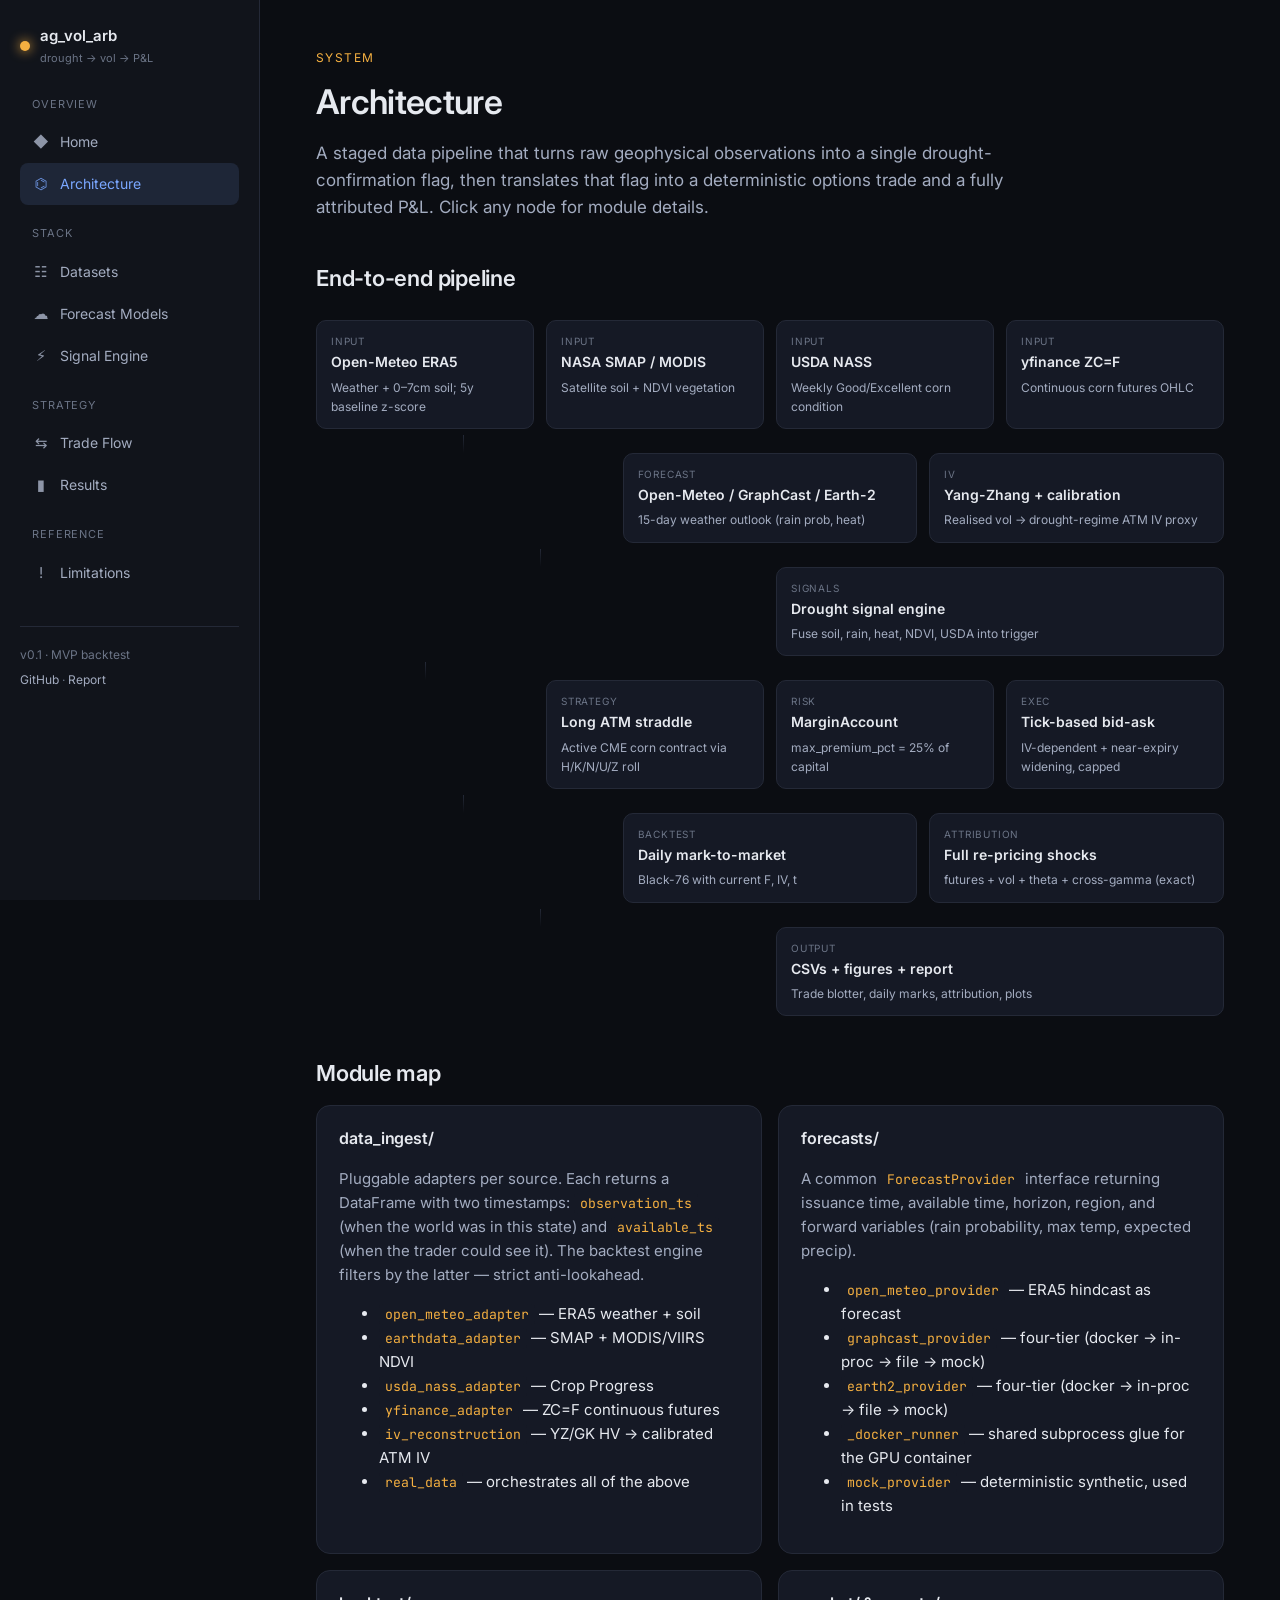
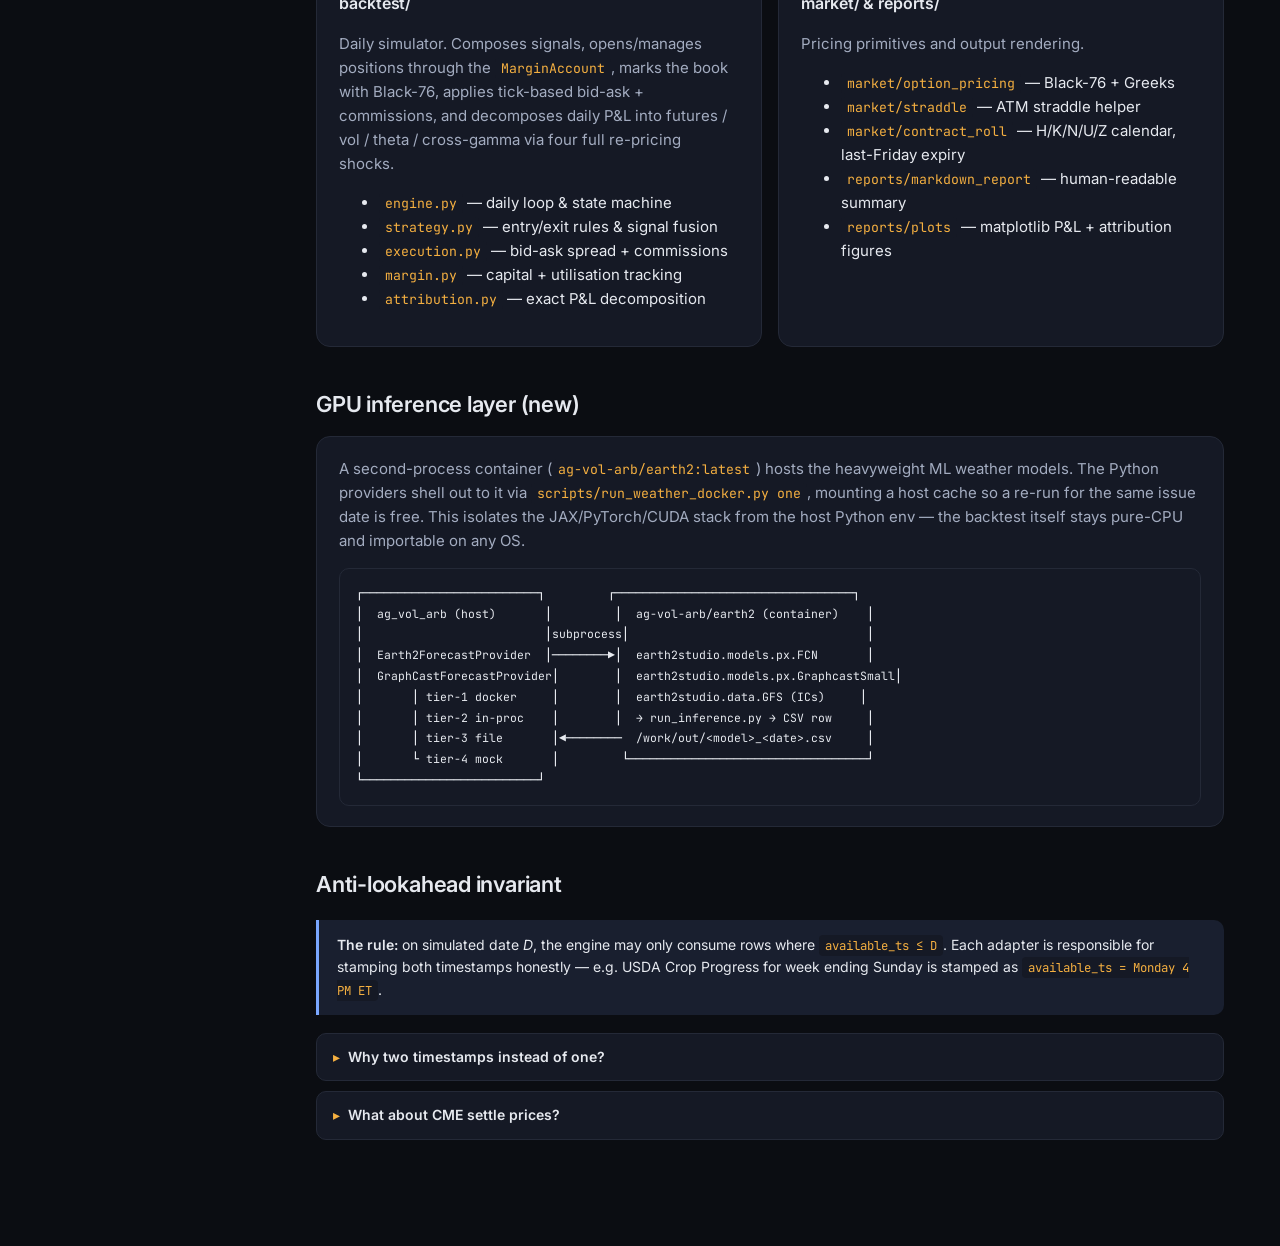
<file: architecture.html>
<!doctype html>
<html lang="en">
<head>
<meta charset="utf-8">
<meta name="viewport" content="width=device-width, initial-scale=1">
<title>Architecture · ag_vol_arb</title>
<link rel="preconnect" href="https://fonts.googleapis.com">
<link rel="preconnect" href="https://fonts.gstatic.com" crossorigin>
<link href="https://fonts.googleapis.com/css2?family=Inter:wght@400;500;600;700&family=JetBrains+Mono:wght@400;500&display=swap" rel="stylesheet">
<link rel="stylesheet" href="assets/css/styles.css">
</head>
<body>
<div class="site">
<main>

<header class="page-header">
  <div class="eyebrow">System</div>
  <h1>Architecture</h1>
  <p class="lede">A staged data pipeline that turns raw geophysical observations into a single
  drought-confirmation flag, then translates that flag into a deterministic options trade and
  a fully attributed P&amp;L. Click any node for module details.</p>
</header>

<h2>End-to-end pipeline</h2>
<div class="pipeline" id="pipeline"></div>

<h2>Module map</h2>
<div class="grid grid-2">
  <div class="card">
    <h3>data_ingest/</h3>
    <p>Pluggable adapters per source. Each returns a DataFrame with two timestamps:
    <code>observation_ts</code> (when the world was in this state) and <code>available_ts</code>
    (when the trader could see it). The backtest engine filters by the latter — strict anti-lookahead.</p>
    <ul>
      <li><code>open_meteo_adapter</code> — ERA5 weather + soil</li>
      <li><code>earthdata_adapter</code> — SMAP + MODIS/VIIRS NDVI</li>
      <li><code>usda_nass_adapter</code> — Crop Progress</li>
      <li><code>yfinance_adapter</code> — ZC=F continuous futures</li>
      <li><code>iv_reconstruction</code> — YZ/GK HV → calibrated ATM IV</li>
      <li><code>real_data</code> — orchestrates all of the above</li>
    </ul>
  </div>
  <div class="card">
    <h3>forecasts/</h3>
    <p>A common <code>ForecastProvider</code> interface returning issuance time, available time,
    horizon, region, and forward variables (rain probability, max temp, expected precip).</p>
    <ul>
      <li><code>open_meteo_provider</code> — ERA5 hindcast as forecast</li>
      <li><code>graphcast_provider</code> — four-tier (docker → in-proc → file → mock)</li>
      <li><code>earth2_provider</code> — four-tier (docker → in-proc → file → mock)</li>
      <li><code>_docker_runner</code> — shared subprocess glue for the GPU container</li>
      <li><code>mock_provider</code> — deterministic synthetic, used in tests</li>
    </ul>
  </div>
  <div class="card">
    <h3>backtest/</h3>
    <p>Daily simulator. Composes signals, opens/manages positions through the
    <code>MarginAccount</code>, marks the book with Black-76, applies tick-based
    bid-ask + commissions, and decomposes daily P&amp;L into futures / vol / theta /
    cross-gamma via four full re-pricing shocks.</p>
    <ul>
      <li><code>engine.py</code> — daily loop &amp; state machine</li>
      <li><code>strategy.py</code> — entry/exit rules &amp; signal fusion</li>
      <li><code>execution.py</code> — bid-ask spread + commissions</li>
      <li><code>margin.py</code> — capital + utilisation tracking</li>
      <li><code>attribution.py</code> — exact P&amp;L decomposition</li>
    </ul>
  </div>
  <div class="card">
    <h3>market/ &amp; reports/</h3>
    <p>Pricing primitives and output rendering.</p>
    <ul>
      <li><code>market/option_pricing</code> — Black-76 + Greeks</li>
      <li><code>market/straddle</code> — ATM straddle helper</li>
      <li><code>market/contract_roll</code> — H/K/N/U/Z calendar, last-Friday expiry</li>
      <li><code>reports/markdown_report</code> — human-readable summary</li>
      <li><code>reports/plots</code> — matplotlib P&amp;L + attribution figures</li>
    </ul>
  </div>
</div>

<h2>GPU inference layer (new)</h2>
<div class="card">
  <p style="margin-top:0;">A second-process container (<code>ag-vol-arb/earth2:latest</code>) hosts the
  heavyweight ML weather models. The Python providers shell out to it via
  <code>scripts/run_weather_docker.py one</code>, mounting a host cache so a re-run for
  the same issue date is free. This isolates the JAX/PyTorch/CUDA stack from the host
  Python env — the backtest itself stays pure-CPU and importable on any OS.</p>
  <pre style="margin-bottom:0;"><code>┌─────────────────────────┐         ┌──────────────────────────────────┐
│  ag_vol_arb (host)       │         │  ag-vol-arb/earth2 (container)    │
│                          │subprocess│                                  │
│  Earth2ForecastProvider  │────────▶│  earth2studio.models.px.FCN       │
│  GraphCastForecastProvider│        │  earth2studio.models.px.GraphcastSmall│
│       │ tier-1 docker     │        │  earth2studio.data.GFS (ICs)     │
│       │ tier-2 in-proc    │        │  → run_inference.py → CSV row     │
│       │ tier-3 file       │◀────────  /work/out/&lt;model&gt;_&lt;date&gt;.csv     │
│       └ tier-4 mock       │         └──────────────────────────────────┘
└─────────────────────────┘</code></pre>
</div>

<h2>Anti-lookahead invariant</h2>
<div class="callout info">
  <strong>The rule:</strong> on simulated date <em>D</em>, the engine may only consume rows where
  <code>available_ts ≤ D</code>. Each adapter is responsible for stamping both timestamps
  honestly — e.g. USDA Crop Progress for week ending Sunday is stamped as
  <code>available_ts = Monday 4 PM ET</code>.
</div>

<details>
  <summary>Why two timestamps instead of one?</summary>
  <p>Many ag/weather datasets describe the world at time <em>T</em> but are not published
  until <em>T + lag</em>. Examples: USDA NASS publishes Sunday's Crop Progress on Monday;
  MODIS NDVI 16-day composites are available ~1 week after the composite mid-date; SMAP
  has a 1–3 day latency. Using only an "observation time" would silently leak the future
  into your signal during backtests. The pair <code>(observation_ts, available_ts)</code>
  makes the lag explicit and the filter trivial.</p>
</details>

<details>
  <summary>What about CME settle prices?</summary>
  <p>Daily settle posts ~3:30 PM CT. The engine treats settle as available <em>same day</em>
  for purposes of marking the book, but trade decisions for date <em>D+1</em> are made using
  signals that were available before <em>D+1</em> open. In a higher-fidelity build you'd
  want explicit intraday timestamps; the current MVP collapses everything to daily bars.</p>
</details>

</main>
</div>

<script>
const PIPELINE = [
  [
    { stage: 'INPUT', name: 'Open-Meteo ERA5', desc: 'Weather + 0–7cm soil; 5y baseline z-score', href: 'datasets.html' },
    { stage: 'INPUT', name: 'NASA SMAP / MODIS', desc: 'Satellite soil + NDVI vegetation', href: 'datasets.html' },
    { stage: 'INPUT', name: 'USDA NASS', desc: 'Weekly Good/Excellent corn condition', href: 'datasets.html' },
    { stage: 'INPUT', name: 'yfinance ZC=F', desc: 'Continuous corn futures OHLC', href: 'datasets.html' },
  ],
  [
    { stage: 'FORECAST', name: 'Open-Meteo / GraphCast / Earth-2', desc: '15-day weather outlook (rain prob, heat)', href: 'models.html' },
    { stage: 'IV', name: 'Yang-Zhang + calibration', desc: 'Realised vol → drought-regime ATM IV proxy', href: 'datasets.html' },
  ],
  [
    { stage: 'SIGNALS', name: 'Drought signal engine', desc: 'Fuse soil, rain, heat, NDVI, USDA into trigger', href: 'signals.html' },
  ],
  [
    { stage: 'STRATEGY', name: 'Long ATM straddle', desc: 'Active CME corn contract via H/K/N/U/Z roll', href: 'trade-flow.html' },
    { stage: 'RISK', name: 'MarginAccount', desc: 'max_premium_pct = 25% of capital', href: 'trade-flow.html' },
    { stage: 'EXEC', name: 'Tick-based bid-ask', desc: 'IV-dependent + near-expiry widening, capped', href: 'trade-flow.html' },
  ],
  [
    { stage: 'BACKTEST', name: 'Daily mark-to-market', desc: 'Black-76 with current F, IV, t', href: 'trade-flow.html' },
    { stage: 'ATTRIBUTION', name: 'Full re-pricing shocks', desc: 'futures + vol + theta + cross-gamma (exact)', href: 'trade-flow.html' },
  ],
  [
    { stage: 'OUTPUT', name: 'CSVs + figures + report', desc: 'Trade blotter, daily marks, attribution, plots', href: 'results.html' },
  ],
];

const root = document.getElementById('pipeline');
PIPELINE.forEach(row => {
  const div = document.createElement('div');
  div.className = 'pipeline-row';
  row.forEach(node => {
    const el = document.createElement('a');
    el.className = 'pipeline-node';
    el.href = node.href;
    el.style.textDecoration = 'none';
    el.style.color = 'inherit';
    el.innerHTML = `
      <div class="stage">${node.stage}</div>
      <div class="name">${node.name}</div>
      <div class="desc">${node.desc}</div>
    `;
    div.appendChild(el);
  });
  root.appendChild(div);
});
</script>
<script src="assets/js/nav.js"></script>
</body>
</html>
</file>
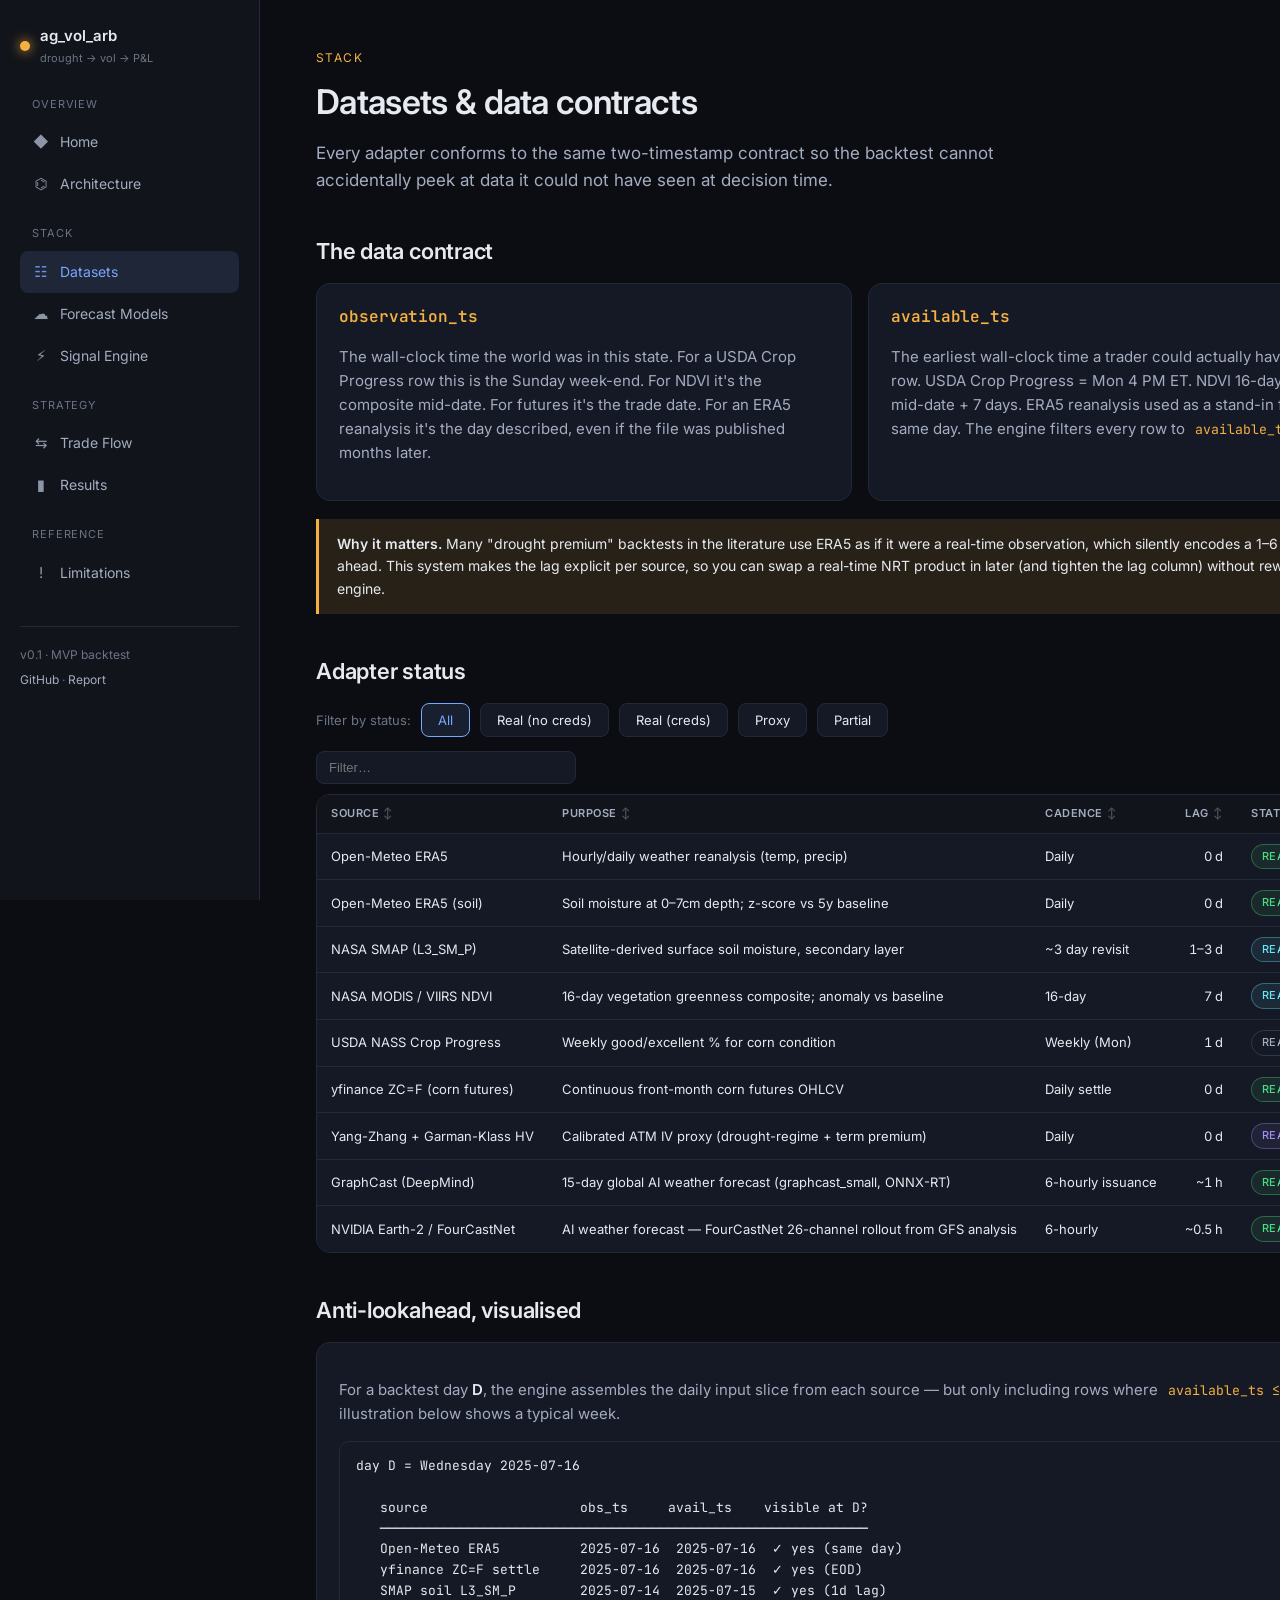
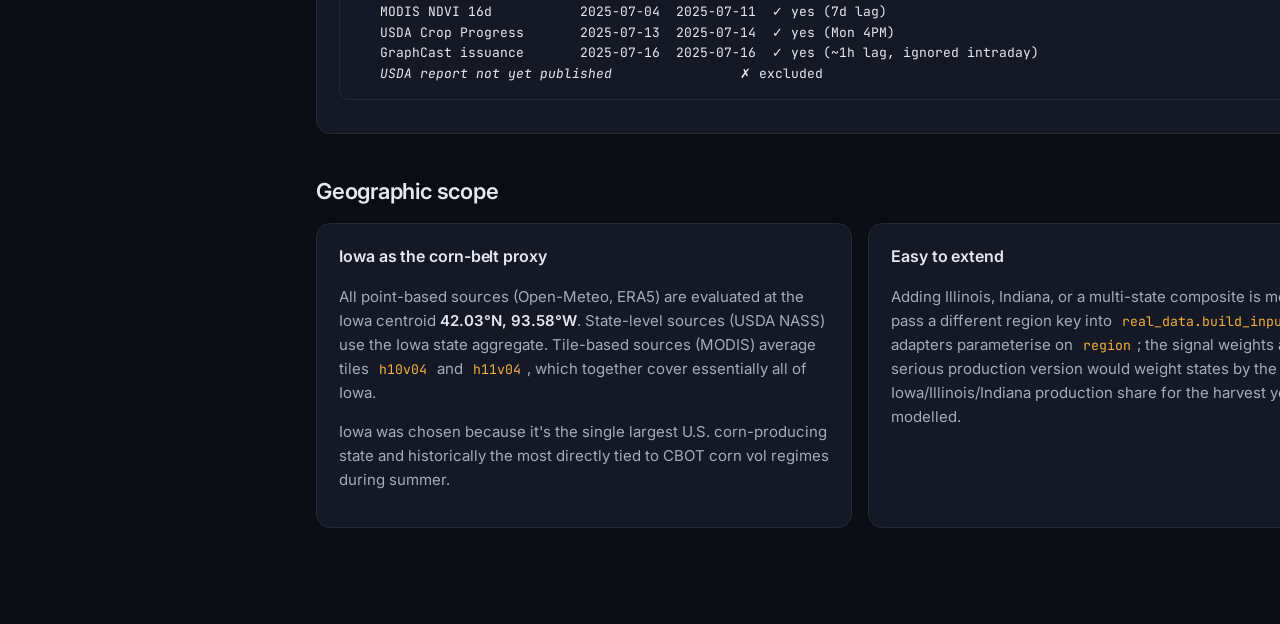
<file: datasets.html>
<!doctype html>
<html lang="en">
<head>
<meta charset="utf-8">
<meta name="viewport" content="width=device-width, initial-scale=1">
<title>Datasets · ag_vol_arb</title>
<link rel="preconnect" href="https://fonts.googleapis.com">
<link rel="preconnect" href="https://fonts.gstatic.com" crossorigin>
<link href="https://fonts.googleapis.com/css2?family=Inter:wght@400;500;600;700&family=JetBrains+Mono:wght@400;500&display=swap" rel="stylesheet">
<link rel="stylesheet" href="assets/css/styles.css">
</head>
<body>
<div class="site">
<main>

<header class="page-header">
  <div class="eyebrow">Stack</div>
  <h1>Datasets &amp; data contracts</h1>
  <p class="lede">Every adapter conforms to the same two-timestamp contract so the backtest
  cannot accidentally peek at data it could not have seen at decision time.</p>
</header>

<h2>The data contract</h2>
<div class="grid grid-2">
  <div class="card">
    <h3><span class="mono accent">observation_ts</span></h3>
    <p>The wall-clock time the world was in this state. For a USDA Crop Progress row this is
    the Sunday week-end. For NDVI it's the composite mid-date. For futures it's the trade
    date. For an ERA5 reanalysis it's the day described, even if the file was published months
    later.</p>
  </div>
  <div class="card">
    <h3><span class="mono accent">available_ts</span></h3>
    <p>The earliest wall-clock time a trader could actually have seen this row.
    USDA Crop Progress = Mon 4 PM ET. NDVI 16-day composite = mid-date + 7 days.
    ERA5 reanalysis used as a stand-in for forecast = same day. The engine filters
    every row to <code>available_ts ≤ today</code>.</p>
  </div>
</div>

<div class="callout">
  <strong>Why it matters.</strong> Many "drought premium" backtests in the literature use
  ERA5 as if it were a real-time observation, which silently encodes a 1–6 day look-ahead.
  This system makes the lag explicit per source, so you can swap a real-time NRT product
  in later (and tighten the lag column) without rewriting the engine.
</div>

<h2>Adapter status</h2>
<div class="row-flex" style="margin-bottom:14px;">
  <span class="muted" style="font-size:13px;">Filter by status:</span>
  <button class="btn active" data-status="all">All</button>
  <button class="btn" data-status="real">Real (no creds)</button>
  <button class="btn" data-status="real (creds)">Real (creds)</button>
  <button class="btn" data-status="real (proxy)">Proxy</button>
  <button class="btn" data-status="partial">Partial</button>
</div>

<div id="datasets-table"></div>

<h2>Anti-lookahead, visualised</h2>
<div class="card">
  <p>For a backtest day <strong>D</strong>, the engine assembles the daily input slice from
  each source — but only including rows where <code>available_ts ≤ D</code>. The
  illustration below shows a typical week.</p>
  <pre style="margin-top:14px;">
day D = Wednesday 2025-07-16

   source                   obs_ts     avail_ts    visible at D?
   ─────────────────────────────────────────────────────────────
   Open-Meteo ERA5          2025-07-16  2025-07-16  ✓ yes (same day)
   yfinance ZC=F settle     2025-07-16  2025-07-16  ✓ yes (EOD)
   SMAP soil L3_SM_P        2025-07-14  2025-07-15  ✓ yes (1d lag)
   MODIS NDVI 16d           2025-07-04  2025-07-11  ✓ yes (7d lag)
   USDA Crop Progress       2025-07-13  2025-07-14  ✓ yes (Mon 4PM)
   GraphCast issuance       2025-07-16  2025-07-16  ✓ yes (~1h lag, ignored intraday)
   <em>USDA report not yet published</em>                ✗ excluded</pre>
</div>

<h2>Geographic scope</h2>
<div class="grid grid-2">
  <div class="card">
    <h3>Iowa as the corn-belt proxy</h3>
    <p>All point-based sources (Open-Meteo, ERA5) are evaluated at the Iowa centroid
    <strong>42.03°N, 93.58°W</strong>. State-level sources (USDA NASS) use the Iowa state
    aggregate. Tile-based sources (MODIS) average tiles <code>h10v04</code> and
    <code>h11v04</code>, which together cover essentially all of Iowa.</p>
    <p>Iowa was chosen because it's the single largest U.S. corn-producing state and
    historically the most directly tied to CBOT corn vol regimes during summer.</p>
  </div>
  <div class="card">
    <h3>Easy to extend</h3>
    <p>Adding Illinois, Indiana, or a multi-state composite is mechanical:
    pass a different region key into <code>real_data.build_inputs()</code>. The
    adapters parameterise on <code>region</code>; the signal weights are global.
    A serious production version would weight states by the USDA Iowa/Illinois/Indiana
    production share for the harvest year being modelled.</p>
  </div>
</div>

</main>
</div>

<script type="module">
import { loadSiteData, buildTable } from './assets/js/data.js';

let allRows = [];
let table = null;
let currentFilter = 'all';

function statusChip(s) {
  const cls = ({
    'real': 'real',
    'real (creds)': 'real-creds',
    'real (proxy)': 'real-proxy',
    'real (gpu)': 'real',
    'partial': 'partial',
    'mock': 'mock',
  })[s] || '';
  return `<span class="chip ${cls}">${s.toUpperCase()}</span>`;
}

loadSiteData().then(data => {
  allRows = data.datasets;
  table = buildTable({
    container: '#datasets-table',
    rows: allRows,
    searchable: true,
    columns: [
      { key: 'source',         label: 'Source' },
      { key: 'purpose',        label: 'Purpose' },
      { key: 'frequency',      label: 'Cadence' },
      { key: 'lag',            label: 'Lag', num: true },
      { key: 'status',         label: 'Status', fmt: v => statusChip(v) },
      { key: 'adapter',        label: 'Adapter', fmt: v => `<code style="font-size:11px;">${v}</code>` },
    ],
  });

  document.querySelectorAll('button[data-status]').forEach(btn => {
    btn.addEventListener('click', () => {
      document.querySelectorAll('button[data-status]').forEach(b => b.classList.remove('active'));
      btn.classList.add('active');
      currentFilter = btn.dataset.status;
      const filtered = currentFilter === 'all'
        ? allRows
        : allRows.filter(r => r.status === currentFilter);
      table.setRows(filtered);
    });
  });
});
</script>
<script src="assets/js/nav.js"></script>
</body>
</html>
</file>
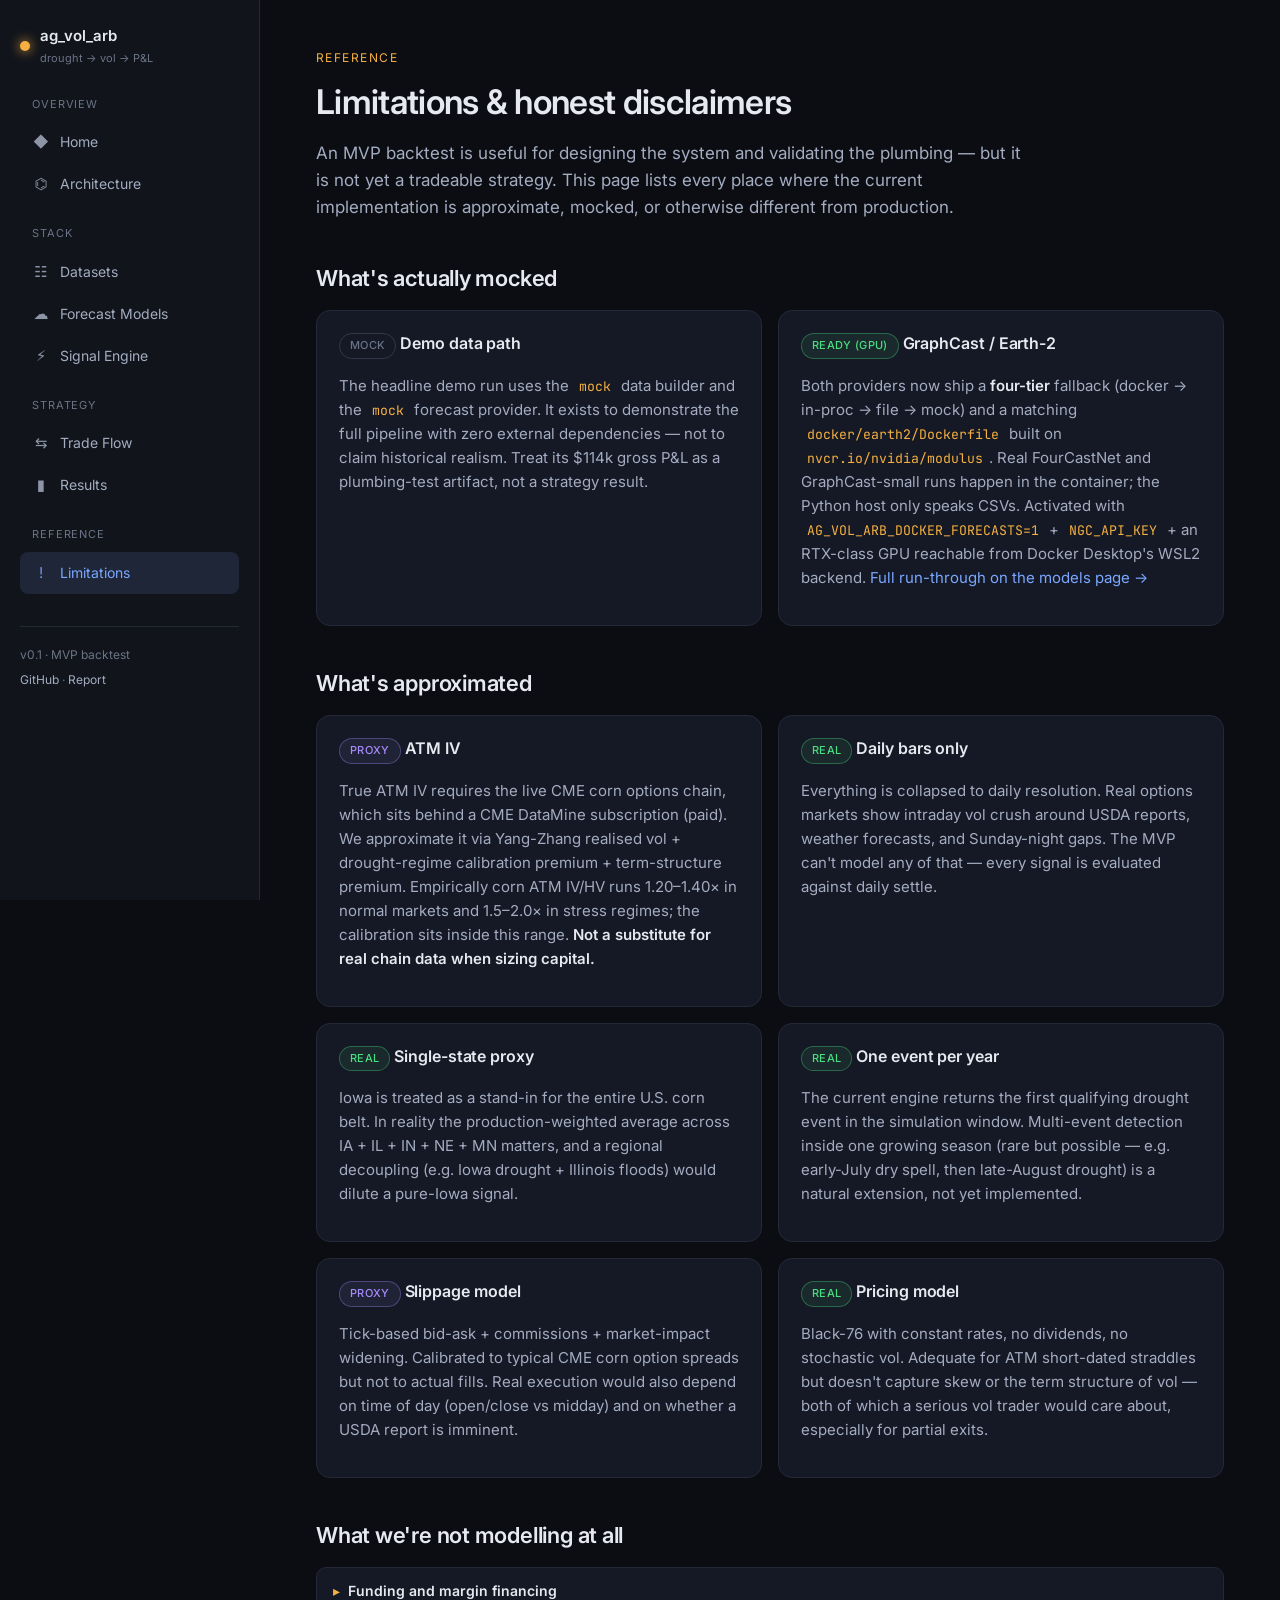
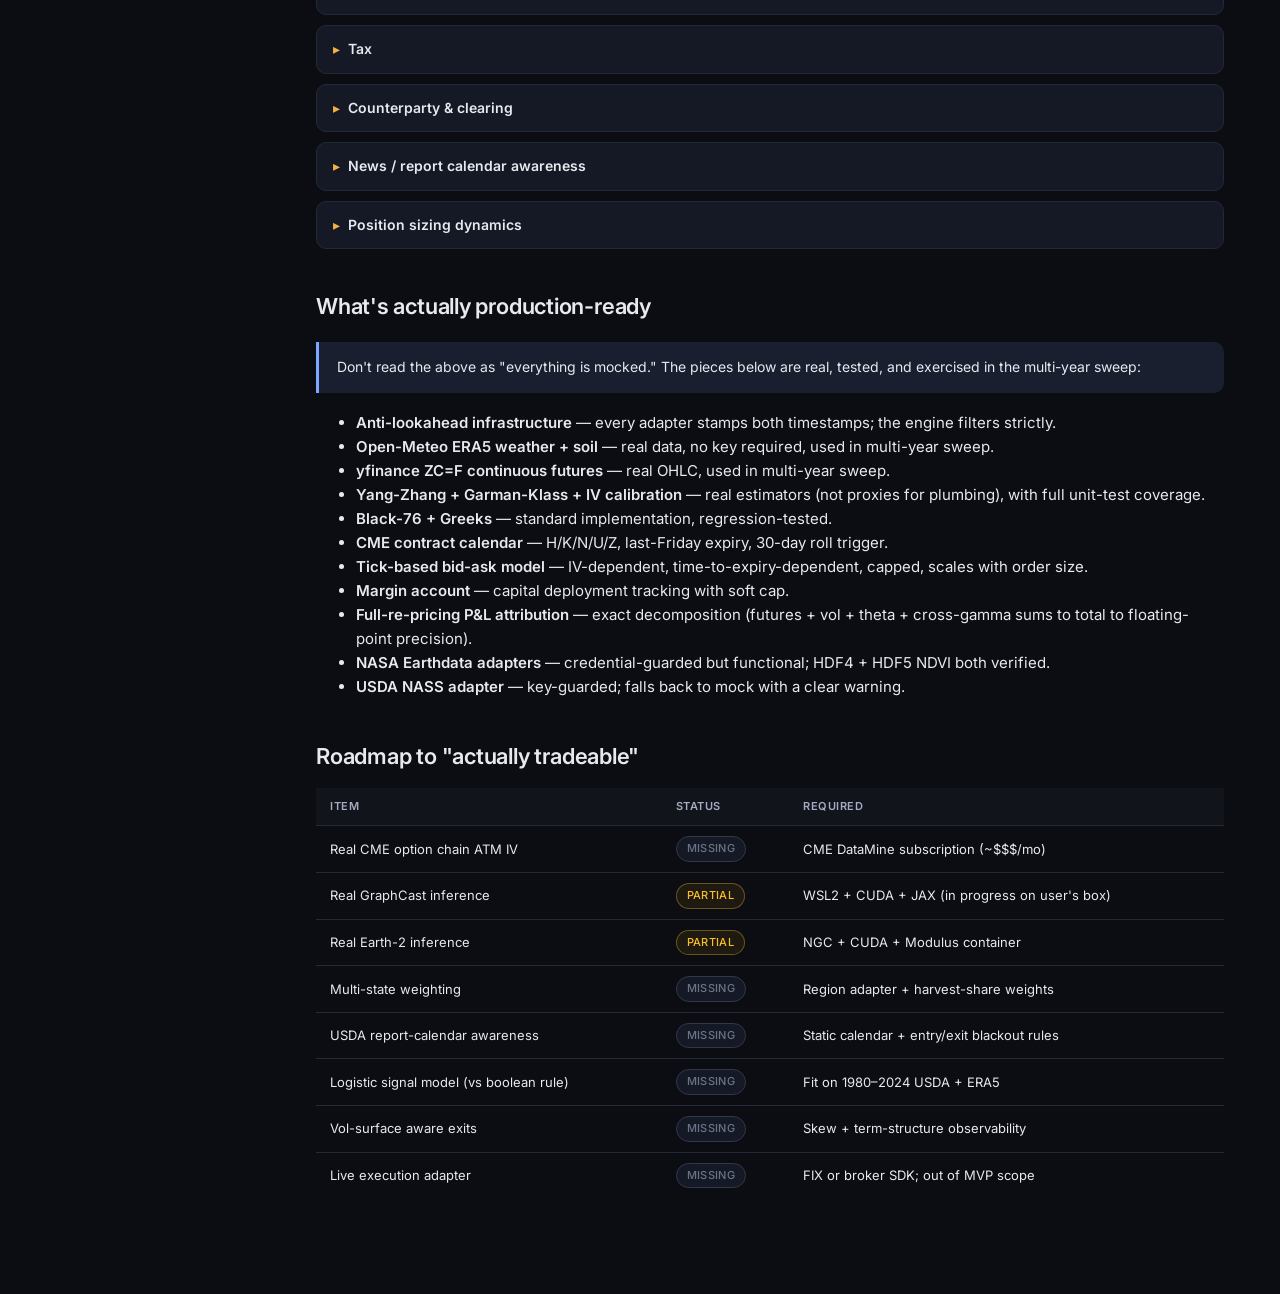
<file: limitations.html>
<!doctype html>
<html lang="en">
<head>
<meta charset="utf-8">
<meta name="viewport" content="width=device-width, initial-scale=1">
<title>Limitations · ag_vol_arb</title>
<link rel="preconnect" href="https://fonts.googleapis.com">
<link rel="preconnect" href="https://fonts.gstatic.com" crossorigin>
<link href="https://fonts.googleapis.com/css2?family=Inter:wght@400;500;600;700&family=JetBrains+Mono:wght@400;500&display=swap" rel="stylesheet">
<link rel="stylesheet" href="assets/css/styles.css">
</head>
<body>
<div class="site">
<main>

<header class="page-header">
  <div class="eyebrow">Reference</div>
  <h1>Limitations &amp; honest disclaimers</h1>
  <p class="lede">An MVP backtest is useful for designing the system and validating the
  plumbing — but it is not yet a tradeable strategy. This page lists every place where the
  current implementation is approximate, mocked, or otherwise different from production.</p>
</header>

<h2>What's actually mocked</h2>
<div class="grid grid-2">
  <div class="card">
    <h3><span class="chip mock">MOCK</span> Demo data path</h3>
    <p>The headline demo run uses the <code>mock</code> data builder and the
    <code>mock</code> forecast provider. It exists to demonstrate the full pipeline with
    zero external dependencies — not to claim historical realism. Treat its $114k gross
    P&amp;L as a plumbing-test artifact, not a strategy result.</p>
  </div>
  <div class="card">
    <h3><span class="chip real">READY (GPU)</span> GraphCast / Earth-2</h3>
    <p>Both providers now ship a <strong>four-tier</strong> fallback (docker → in-proc →
    file → mock) and a matching <code>docker/earth2/Dockerfile</code> built on
    <code>nvcr.io/nvidia/modulus</code>. Real FourCastNet and GraphCast-small runs happen
    in the container; the Python host only speaks CSVs. Activated with
    <code>AG_VOL_ARB_DOCKER_FORECASTS=1</code> + <code>NGC_API_KEY</code> + an RTX-class GPU
    reachable from Docker Desktop's WSL2 backend.
    <a href="models.html">Full run-through on the models page →</a></p>
  </div>
</div>

<h2>What's approximated</h2>
<div class="grid grid-2">
  <div class="card">
    <h3><span class="chip real-proxy">PROXY</span> ATM IV</h3>
    <p>True ATM IV requires the live CME corn options chain, which sits behind a CME
    DataMine subscription (paid). We approximate it via Yang-Zhang realised vol +
    drought-regime calibration premium + term-structure premium. Empirically corn
    ATM IV/HV runs 1.20–1.40× in normal markets and 1.5–2.0× in stress regimes; the
    calibration sits inside this range. <strong>Not a substitute for real chain data
    when sizing capital.</strong></p>
  </div>
  <div class="card">
    <h3><span class="chip real">REAL</span> Daily bars only</h3>
    <p>Everything is collapsed to daily resolution. Real options markets show
    intraday vol crush around USDA reports, weather forecasts, and Sunday-night
    gaps. The MVP can't model any of that — every signal is evaluated against
    daily settle.</p>
  </div>
  <div class="card">
    <h3><span class="chip real">REAL</span> Single-state proxy</h3>
    <p>Iowa is treated as a stand-in for the entire U.S. corn belt. In reality
    the production-weighted average across IA + IL + IN + NE + MN matters,
    and a regional decoupling (e.g. Iowa drought + Illinois floods) would dilute
    a pure-Iowa signal.</p>
  </div>
  <div class="card">
    <h3><span class="chip real">REAL</span> One event per year</h3>
    <p>The current engine returns the first qualifying drought event in the simulation
    window. Multi-event detection inside one growing season (rare but possible — e.g.
    early-July dry spell, then late-August drought) is a natural extension, not yet
    implemented.</p>
  </div>
  <div class="card">
    <h3><span class="chip real-proxy">PROXY</span> Slippage model</h3>
    <p>Tick-based bid-ask + commissions + market-impact widening. Calibrated to typical
    CME corn option spreads but not to actual fills. Real execution would also depend
    on time of day (open/close vs midday) and on whether a USDA report is imminent.</p>
  </div>
  <div class="card">
    <h3><span class="chip real">REAL</span> Pricing model</h3>
    <p>Black-76 with constant rates, no dividends, no stochastic vol. Adequate for ATM
    short-dated straddles but doesn't capture skew or the term structure of vol — both
    of which a serious vol trader would care about, especially for partial exits.</p>
  </div>
</div>

<h2>What we're not modelling at all</h2>
<details>
  <summary>Funding and margin financing</summary>
  <p>Long options have no CME margin requirement beyond premium, but the premium itself
  is capital deployed for weeks. The current model uses a single risk-free rate; it
  doesn't model margin financing costs, opportunity cost of capital tied up, or the
  capital efficiency of structured alternatives (call ratios, calendar spreads).</p>
</details>
<details>
  <summary>Tax</summary>
  <p>Long options held across calendar boundaries can have non-trivial Section 1256
  treatment for U.S. taxpayers (60/40 long/short term split). All P&amp;L numbers are pre-tax.</p>
</details>
<details>
  <summary>Counterparty &amp; clearing</summary>
  <p>CME clearing eliminates direct counterparty risk but introduces FCM / clearing-broker
  risk and concentration limits. Not modelled.</p>
</details>
<details>
  <summary>News / report calendar awareness</summary>
  <p>WASDE, Crop Production, Quarterly Stocks reports cause large jumps in corn futures
  and IV. The signal engine ignores the reporting calendar; production strategy would
  almost certainly want to side-step holding into known event-risk windows.</p>
</details>
<details>
  <summary>Position sizing dynamics</summary>
  <p>The MVP enters a fixed 100-contract position. A real strategy would size based on
  signal conviction, vol regime, available capital, and a Kelly-derived max-utilisation
  cap. The MarginAccount can enforce the cap but doesn't drive sizing.</p>
</details>

<h2>What's actually production-ready</h2>
<div class="callout info">
  Don't read the above as "everything is mocked." The pieces below are real, tested,
  and exercised in the multi-year sweep:
</div>
<ul>
  <li><strong>Anti-lookahead infrastructure</strong> — every adapter stamps both timestamps; the engine filters strictly.</li>
  <li><strong>Open-Meteo ERA5 weather + soil</strong> — real data, no key required, used in multi-year sweep.</li>
  <li><strong>yfinance ZC=F continuous futures</strong> — real OHLC, used in multi-year sweep.</li>
  <li><strong>Yang-Zhang + Garman-Klass + IV calibration</strong> — real estimators (not proxies for plumbing), with full unit-test coverage.</li>
  <li><strong>Black-76 + Greeks</strong> — standard implementation, regression-tested.</li>
  <li><strong>CME contract calendar</strong> — H/K/N/U/Z, last-Friday expiry, 30-day roll trigger.</li>
  <li><strong>Tick-based bid-ask model</strong> — IV-dependent, time-to-expiry-dependent, capped, scales with order size.</li>
  <li><strong>Margin account</strong> — capital deployment tracking with soft cap.</li>
  <li><strong>Full-re-pricing P&amp;L attribution</strong> — exact decomposition (futures + vol + theta + cross-gamma sums to total to floating-point precision).</li>
  <li><strong>NASA Earthdata adapters</strong> — credential-guarded but functional; HDF4 + HDF5 NDVI both verified.</li>
  <li><strong>USDA NASS adapter</strong> — key-guarded; falls back to mock with a clear warning.</li>
</ul>

<h2>Roadmap to "actually tradeable"</h2>
<table class="data-table" style="margin-top: 14px;">
  <thead><tr><th>Item</th><th>Status</th><th>Required</th></tr></thead>
  <tbody>
    <tr><td>Real CME option chain ATM IV</td><td><span class="chip mock">MISSING</span></td><td>CME DataMine subscription (~$$$/mo)</td></tr>
    <tr><td>Real GraphCast inference</td><td><span class="chip partial">PARTIAL</span></td><td>WSL2 + CUDA + JAX (in progress on user's box)</td></tr>
    <tr><td>Real Earth-2 inference</td><td><span class="chip partial">PARTIAL</span></td><td>NGC + CUDA + Modulus container</td></tr>
    <tr><td>Multi-state weighting</td><td><span class="chip mock">MISSING</span></td><td>Region adapter + harvest-share weights</td></tr>
    <tr><td>USDA report-calendar awareness</td><td><span class="chip mock">MISSING</span></td><td>Static calendar + entry/exit blackout rules</td></tr>
    <tr><td>Logistic signal model (vs boolean rule)</td><td><span class="chip mock">MISSING</span></td><td>Fit on 1980–2024 USDA + ERA5</td></tr>
    <tr><td>Vol-surface aware exits</td><td><span class="chip mock">MISSING</span></td><td>Skew + term-structure observability</td></tr>
    <tr><td>Live execution adapter</td><td><span class="chip mock">MISSING</span></td><td>FIX or broker SDK; out of MVP scope</td></tr>
  </tbody>
</table>

</main>
</div>
<script src="assets/js/nav.js"></script>
</body>
</html>
</file>
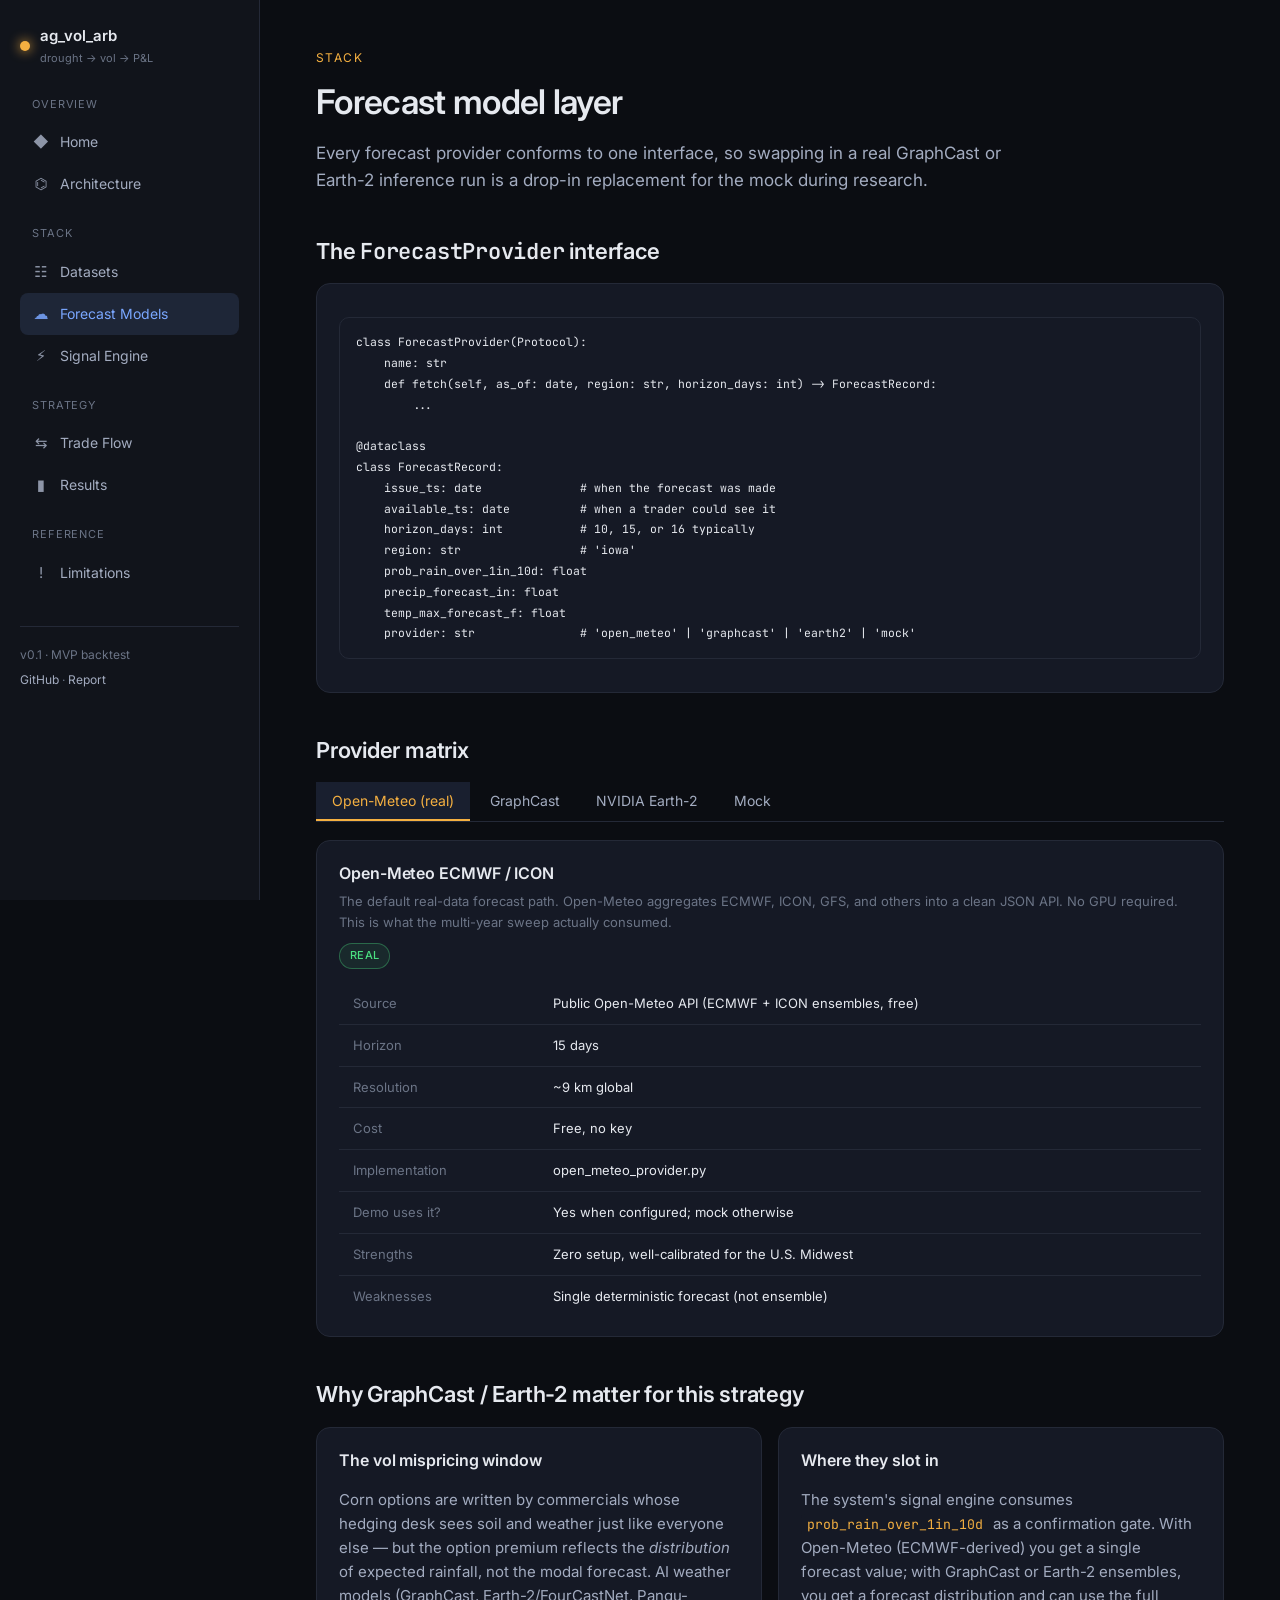
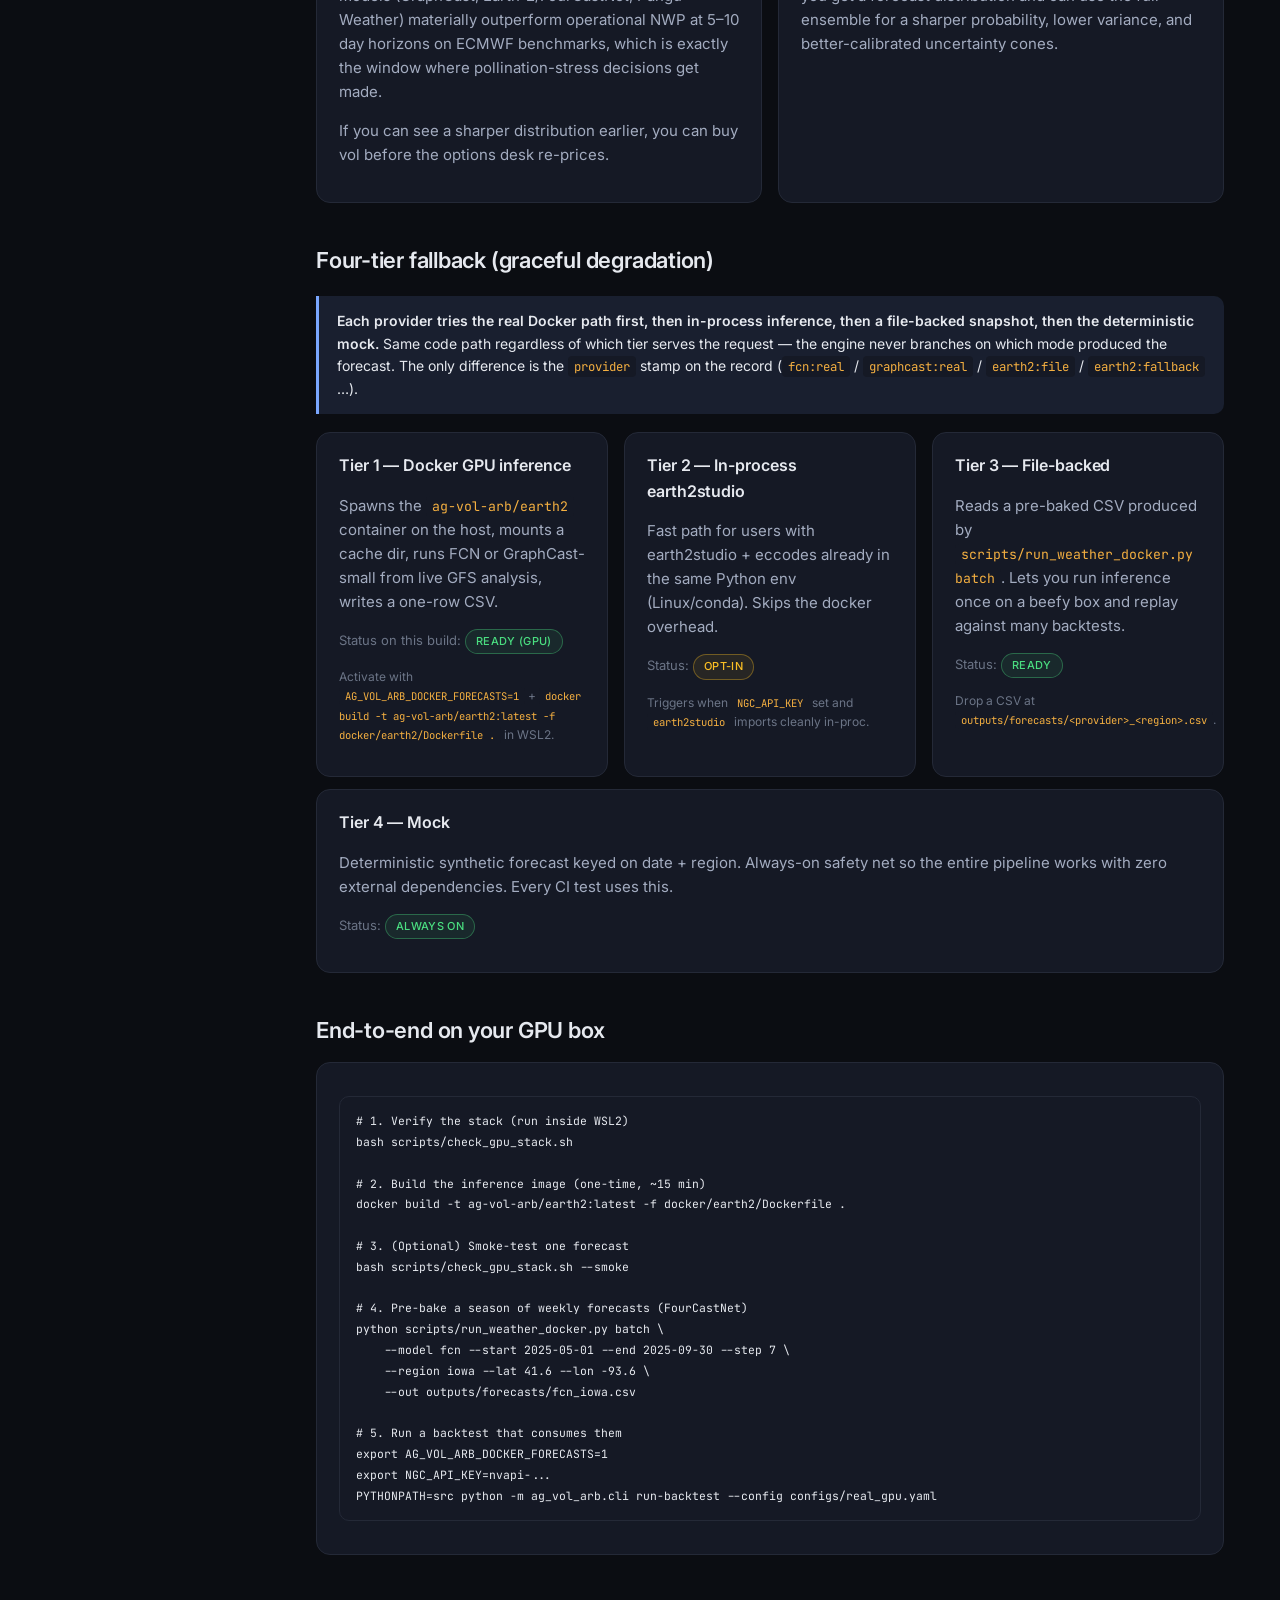
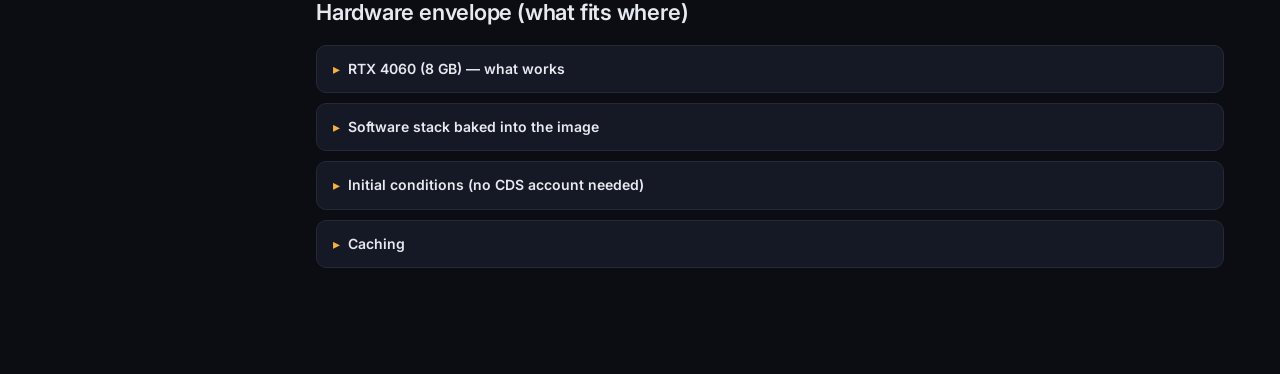
<file: models.html>
<!doctype html>
<html lang="en">
<head>
<meta charset="utf-8">
<meta name="viewport" content="width=device-width, initial-scale=1">
<title>Forecast models · ag_vol_arb</title>
<link rel="preconnect" href="https://fonts.googleapis.com">
<link rel="preconnect" href="https://fonts.gstatic.com" crossorigin>
<link href="https://fonts.googleapis.com/css2?family=Inter:wght@400;500;600;700&family=JetBrains+Mono:wght@400;500&display=swap" rel="stylesheet">
<link rel="stylesheet" href="assets/css/styles.css">
</head>
<body>
<div class="site">
<main>

<header class="page-header">
  <div class="eyebrow">Stack</div>
  <h1>Forecast model layer</h1>
  <p class="lede">Every forecast provider conforms to one interface, so swapping in a real
  GraphCast or Earth-2 inference run is a drop-in replacement for the mock during research.</p>
</header>

<h2>The <span class="mono">ForecastProvider</span> interface</h2>
<div class="card">
  <pre><code>class ForecastProvider(Protocol):
    name: str
    def fetch(self, as_of: date, region: str, horizon_days: int) -&gt; ForecastRecord:
        ...

@dataclass
class ForecastRecord:
    issue_ts: date              # when the forecast was made
    available_ts: date          # when a trader could see it
    horizon_days: int           # 10, 15, or 16 typically
    region: str                 # 'iowa'
    prob_rain_over_1in_10d: float
    precip_forecast_in: float
    temp_max_forecast_f: float
    provider: str               # 'open_meteo' | 'graphcast' | 'earth2' | 'mock'</code></pre>
</div>

<h2>Provider matrix</h2>

<div class="tabs" id="provider-tabs">
  <button class="tab active" data-provider="open_meteo">Open-Meteo (real)</button>
  <button class="tab" data-provider="graphcast">GraphCast</button>
  <button class="tab" data-provider="earth2">NVIDIA Earth-2</button>
  <button class="tab" data-provider="mock">Mock</button>
</div>

<div id="provider-panel">
  <!-- populated by JS -->
</div>

<h2>Why GraphCast / Earth-2 matter for this strategy</h2>
<div class="grid grid-2">
  <div class="card">
    <h3>The vol mispricing window</h3>
    <p>Corn options are written by commercials whose hedging desk sees soil and weather
    just like everyone else — but the option premium reflects the <em>distribution</em>
    of expected rainfall, not the modal forecast. AI weather models (GraphCast, Earth-2/FourCastNet,
    Pangu-Weather) materially outperform operational NWP at 5–10 day horizons on ECMWF
    benchmarks, which is exactly the window where pollination-stress decisions get made.</p>
    <p>If you can see a sharper distribution earlier, you can buy vol before the options
    desk re-prices.</p>
  </div>
  <div class="card">
    <h3>Where they slot in</h3>
    <p>The system's signal engine consumes <code>prob_rain_over_1in_10d</code> as a
    confirmation gate. With Open-Meteo (ECMWF-derived) you get a single forecast value;
    with GraphCast or Earth-2 ensembles, you get a forecast distribution and can use the
    full ensemble for a sharper probability, lower variance, and better-calibrated
    uncertainty cones.</p>
  </div>
</div>

<h2>Four-tier fallback (graceful degradation)</h2>
<div class="callout info">
  <strong>Each provider tries the real Docker path first, then in-process inference, then
  a file-backed snapshot, then the deterministic mock.</strong> Same code path regardless
  of which tier serves the request — the engine never branches on which mode produced the
  forecast. The only difference is the <code>provider</code> stamp on the record
  (<code>fcn:real</code> / <code>graphcast:real</code> / <code>earth2:file</code> / <code>earth2:fallback</code> …).
</div>

<div class="grid grid-3" style="margin-top: 12px;">
  <div class="card">
    <h3>Tier 1 — Docker GPU inference</h3>
    <p>Spawns the <code>ag-vol-arb/earth2</code> container on the host, mounts a cache
    dir, runs FCN or GraphCast-small from live GFS analysis, writes a one-row CSV.</p>
    <p class="muted" style="font-size:13px;">Status on this build: <span class="chip real">READY (GPU)</span></p>
    <p class="muted" style="font-size:12px;">Activate with <code>AG_VOL_ARB_DOCKER_FORECASTS=1</code> + <code>docker build -t ag-vol-arb/earth2:latest -f docker/earth2/Dockerfile .</code> in WSL2.</p>
  </div>
  <div class="card">
    <h3>Tier 2 — In-process earth2studio</h3>
    <p>Fast path for users with earth2studio + eccodes already in the same Python env
    (Linux/conda). Skips the docker overhead.</p>
    <p class="muted" style="font-size:13px;">Status: <span class="chip partial">OPT-IN</span></p>
    <p class="muted" style="font-size:12px;">Triggers when <code>NGC_API_KEY</code> set and <code>earth2studio</code> imports cleanly in-proc.</p>
  </div>
  <div class="card">
    <h3>Tier 3 — File-backed</h3>
    <p>Reads a pre-baked CSV produced by <code>scripts/run_weather_docker.py batch</code>.
    Lets you run inference once on a beefy box and replay against many backtests.</p>
    <p class="muted" style="font-size:13px;">Status: <span class="chip real">READY</span></p>
    <p class="muted" style="font-size:12px;">Drop a CSV at <code>outputs/forecasts/&lt;provider&gt;_&lt;region&gt;.csv</code>.</p>
  </div>
</div>
<div class="grid grid-3" style="margin-top: 12px;">
  <div class="card" style="grid-column: 1 / -1;">
    <h3>Tier 4 — Mock</h3>
    <p>Deterministic synthetic forecast keyed on date + region. Always-on safety net so
    the entire pipeline works with zero external dependencies. Every CI test uses this.</p>
    <p class="muted" style="font-size:13px;">Status: <span class="chip real">ALWAYS ON</span></p>
  </div>
</div>

<h2>End-to-end on your GPU box</h2>
<div class="card">
<pre><code># 1. Verify the stack (run inside WSL2)
bash scripts/check_gpu_stack.sh

# 2. Build the inference image (one-time, ~15 min)
docker build -t ag-vol-arb/earth2:latest -f docker/earth2/Dockerfile .

# 3. (Optional) Smoke-test one forecast
bash scripts/check_gpu_stack.sh --smoke

# 4. Pre-bake a season of weekly forecasts (FourCastNet)
python scripts/run_weather_docker.py batch \
    --model fcn --start 2025-05-01 --end 2025-09-30 --step 7 \
    --region iowa --lat 41.6 --lon -93.6 \
    --out outputs/forecasts/fcn_iowa.csv

# 5. Run a backtest that consumes them
export AG_VOL_ARB_DOCKER_FORECASTS=1
export NGC_API_KEY=nvapi-...
PYTHONPATH=src python -m ag_vol_arb.cli run-backtest --config configs/real_gpu.yaml</code></pre>
</div>

<h2>Hardware envelope (what fits where)</h2>
<details>
  <summary>RTX 4060 (8 GB) — what works</summary>
  <ul>
    <li>FourCastNet base (26 channels, ~74 M params): ✓ ~30 s / forecast</li>
    <li>GraphCast-small (ONNX-RT): ✓ ~45 s / forecast</li>
    <li>Full DeepMind GraphCast (~36 M params, JAX): borderline — works at fp16 with care</li>
    <li>SFNO / Pangu-Weather: ✓</li>
  </ul>
</details>
<details>
  <summary>Software stack baked into the image</summary>
  <ul>
    <li>Base: <code>nvcr.io/nvidia/modulus/modulus:24.12</code> (CUDA 12.5, PyTorch 2.4)</li>
    <li><code>earth2studio &gt;=0.13</code> (FCN, GraphcastSmall, SFNO, Pangu loaders)</li>
    <li><code>eccodes</code> C library + <code>pygrib</code> (preinstalled in base)</li>
    <li><code>jax[cuda12]</code> + <code>dm-haiku</code> for future upstream-GraphCast swap</li>
    <li>Python deps locked in <code>docker/earth2/Dockerfile</code></li>
  </ul>
</details>
<details>
  <summary>Initial conditions (no CDS account needed)</summary>
  <ul>
    <li>Default: NOAA <strong>GFS analysis</strong> via <code>earth2studio.data.GFS</code> — free, no auth</li>
    <li>Alternative: NCEP <strong>GDAS</strong> via <code>--ic-source gdas</code></li>
    <li>Alternative: ECMWF <strong>IFS</strong> via <code>--ic-source ifs</code> (key required)</li>
    <li>Pre-staged Zarr: <code>--ic-zarr /work/ics/foo.zarr</code></li>
  </ul>
</details>
<details>
  <summary>Caching</summary>
  <ul>
    <li>Per-issue CSVs cached at <code>~/.cache/ag_vol_arb/forecasts/&lt;model&gt;/&lt;region&gt;/&lt;date&gt;.csv</code> — second call for the same date is free</li>
    <li>NGC weight cache mounted at <code>~/.cache/earth2</code> — survives container teardown</li>
    <li>HuggingFace mirror: set <code>HF_TOKEN</code> for gated checkpoints</li>
  </ul>
</details>

</main>
</div>

<script>
const PROVIDERS = {
  open_meteo: {
    title: 'Open-Meteo ECMWF / ICON',
    statusChip: '<span class="chip real">REAL</span>',
    rows: [
      ['Source',        'Public Open-Meteo API (ECMWF + ICON ensembles, free)'],
      ['Horizon',       '15 days'],
      ['Resolution',    '~9 km global'],
      ['Cost',          'Free, no key'],
      ['Implementation','open_meteo_provider.py'],
      ['Demo uses it?', 'Yes when configured; mock otherwise'],
      ['Strengths',     'Zero setup, well-calibrated for the U.S. Midwest'],
      ['Weaknesses',    'Single deterministic forecast (not ensemble)'],
    ],
    desc: 'The default real-data forecast path. Open-Meteo aggregates ECMWF, ICON, GFS, and others into a clean JSON API. No GPU required. This is what the multi-year sweep actually consumed.',
  },
  graphcast: {
    title: 'GraphCast-small (DeepMind, via earth2studio)',
    statusChip: '<span class="chip real">READY (GPU)</span>',
    rows: [
      ['Source',        'earth2studio.models.px.GraphcastSmall (ONNX-RT)'],
      ['Horizon',       '15 days at 6 h steps'],
      ['Resolution',    '0.25° global (~28 km at equator)'],
      ['Cost',          'Free (compute only); NGC weight cache'],
      ['Implementation','graphcast_provider.py + docker/earth2/run_inference.py'],
      ['Demo uses it?', 'When AG_VOL_ARB_DOCKER_FORECASTS=1 + image built'],
      ['Strengths',     'Beats operational NWP at 5–10 d on ECMWF eval; ~45 s/forecast on RTX 4060'],
      ['Weaknesses',    'graphcast_small is the trimmed variant; full DeepMind release needs more VRAM'],
      ['Activation',    'Tier 1 docker → tier 2 in-proc → tier 3 file CSV → tier 4 mock'],
    ],
    desc: 'Provider tries the docker container first (graphcast_small via earth2studio). Returns a ForecastRecord stamped graphcast:real on success.',
  },
  earth2: {
    title: 'NVIDIA Earth-2 / FourCastNet',
    statusChip: '<span class="chip real">READY (GPU)</span>',
    rows: [
      ['Source',        'earth2studio.models.px.FCN (26-channel ResNet, NGC weights)'],
      ['Horizon',       '15 days at 6 h steps'],
      ['Resolution',    '0.25° global'],
      ['Cost',          'NGC account (free non-commercial); GPU compute'],
      ['Implementation','earth2_provider.py + docker/earth2/run_inference.py'],
      ['Demo uses it?', 'When AG_VOL_ARB_DOCKER_FORECASTS=1 + image built'],
      ['Strengths',     'FourCastNet base fits in 4 GB VRAM; ~30 s / forecast on RTX 4060'],
      ['Weaknesses',    'Single-member deterministic; CorrDiff ensemble loader is a one-liner away'],
      ['Activation',    'Same 4-tier fallback as GraphCast — shares the docker image'],
    ],
    desc: 'Container loads FCN via earth2studio, pulls GFS analysis as initial conditions, runs nsteps = horizon * 4 (6-hour timestep), reduces to a single Iowa-point row.',
  },
  mock: {
    title: 'Mock provider',
    statusChip: '<span class="chip real">ALWAYS ON</span>',
    rows: [
      ['Source',        'Deterministic synthetic, seeded by date + region'],
      ['Horizon',       'Configurable (default 15d)'],
      ['Resolution',    'Single point (Iowa centroid)'],
      ['Cost',          'Zero'],
      ['Implementation','mock_provider.py'],
      ['Demo uses it?', 'Yes — what backs the headline demo numbers'],
      ['Strengths',     'Zero setup, fully reproducible, makes tests fast'],
      ['Weaknesses',    'Not a real forecast — only suitable for plumbing tests, not signal validation'],
    ],
    desc: 'The fallback that lets the entire pipeline run with no network and no credentials. Every test in the suite uses this provider.',
  },
};

function renderPanel(key) {
  const p = PROVIDERS[key];
  document.getElementById('provider-panel').innerHTML = `
    <div class="card">
      <div class="row-flex" style="justify-content: space-between; margin-bottom: 14px;">
        <div>
          <h3 style="margin:0;">${p.title}</h3>
          <p class="muted" style="font-size:13px; margin:4px 0 0;">${p.desc}</p>
        </div>
        <div>${p.statusChip}</div>
      </div>
      <table class="data-table" style="font-size:13px;">
        <tbody>
          ${p.rows.map(([k, v]) => `<tr><td style="color:var(--text-muted); width:200px;">${k}</td><td>${v}</td></tr>`).join('')}
        </tbody>
      </table>
    </div>
  `;
}

document.querySelectorAll('#provider-tabs .tab').forEach(tab => {
  tab.addEventListener('click', () => {
    document.querySelectorAll('#provider-tabs .tab').forEach(t => t.classList.remove('active'));
    tab.classList.add('active');
    renderPanel(tab.dataset.provider);
  });
});
renderPanel('open_meteo');
</script>
<script src="assets/js/nav.js"></script>
</body>
</html>
</file>
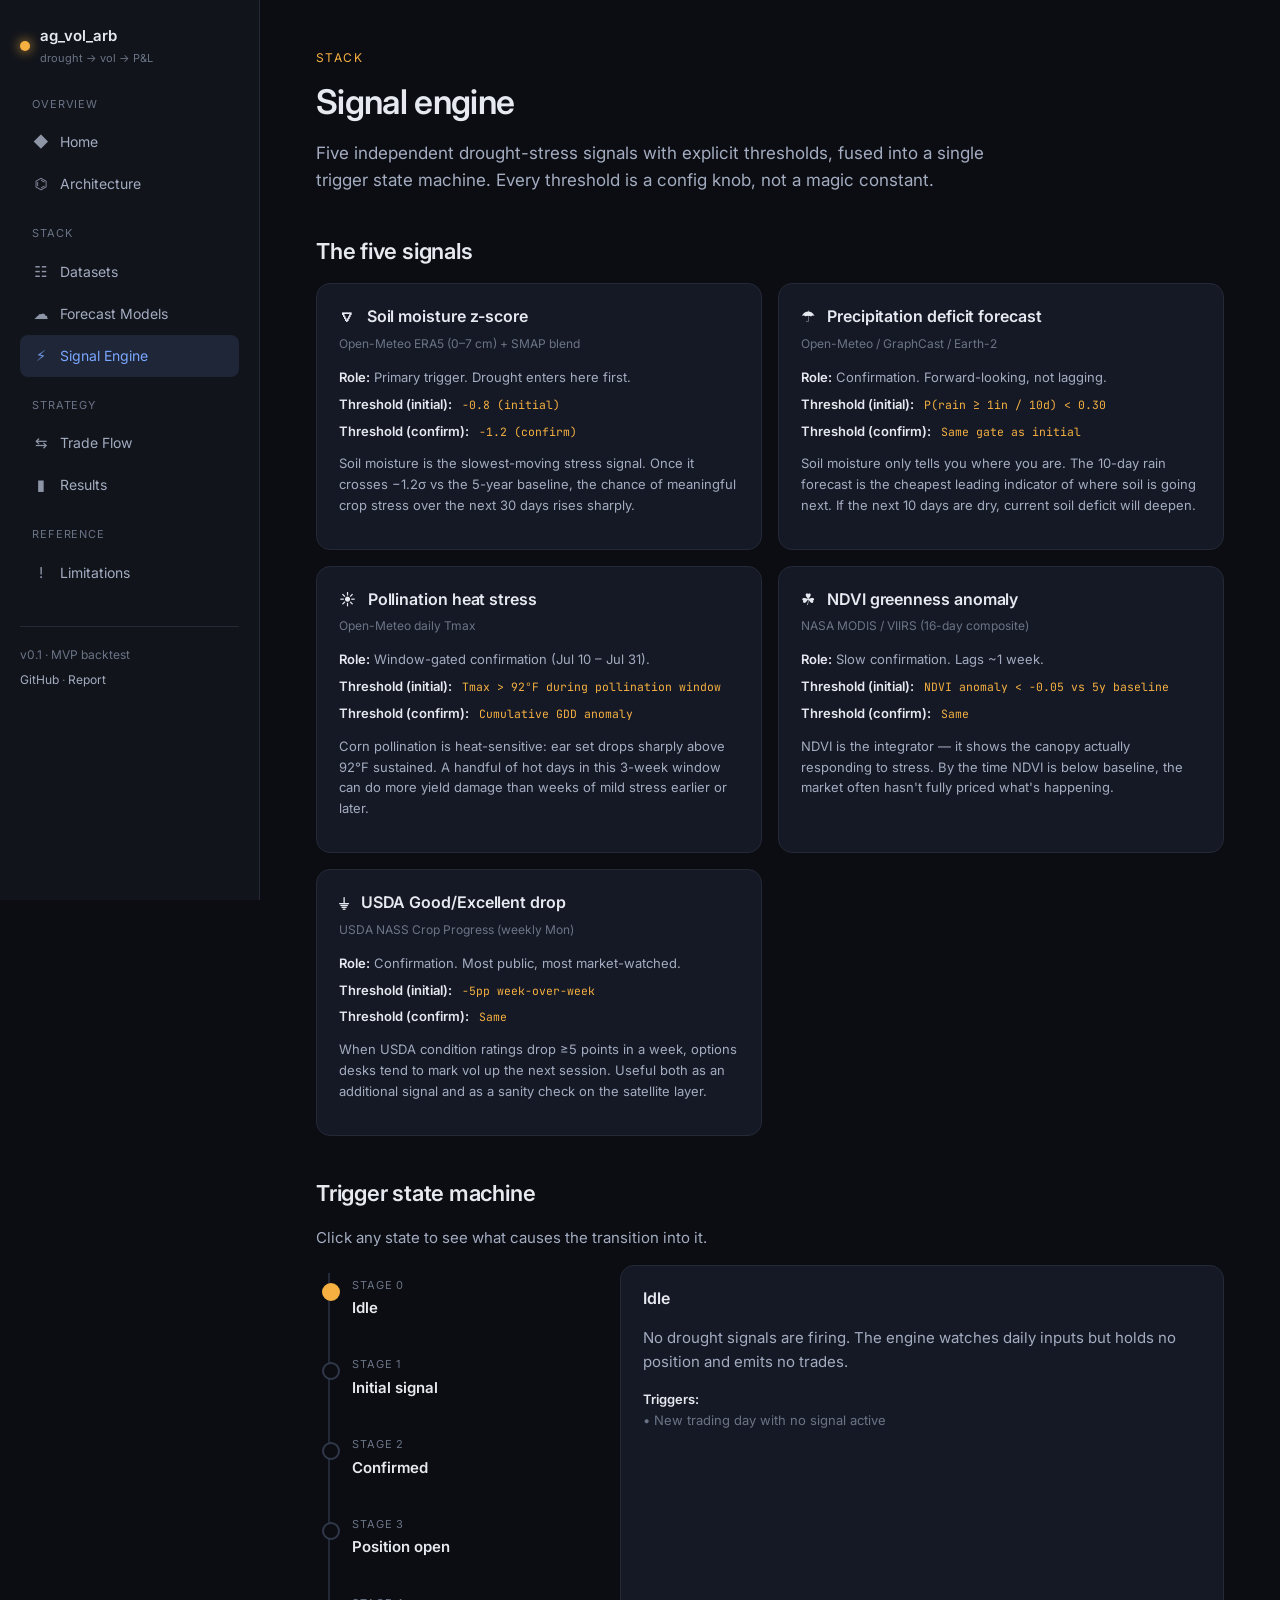
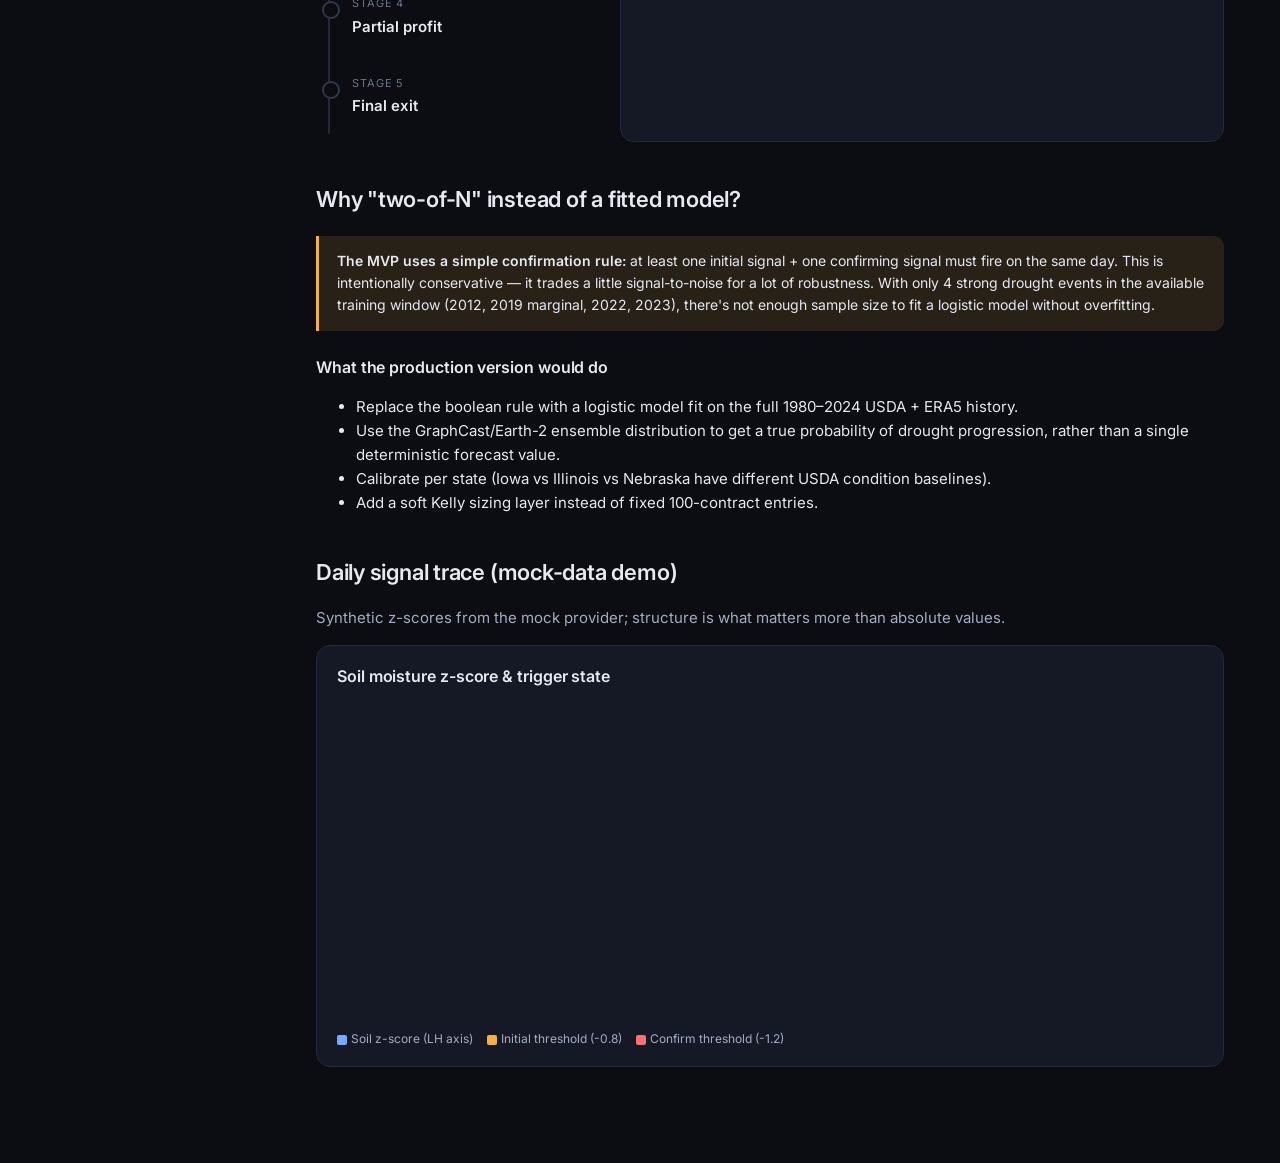
<file: signals.html>
<!doctype html>
<html lang="en">
<head>
<meta charset="utf-8">
<meta name="viewport" content="width=device-width, initial-scale=1">
<title>Signal engine · ag_vol_arb</title>
<link rel="preconnect" href="https://fonts.googleapis.com">
<link rel="preconnect" href="https://fonts.gstatic.com" crossorigin>
<link href="https://fonts.googleapis.com/css2?family=Inter:wght@400;500;600;700&family=JetBrains+Mono:wght@400;500&display=swap" rel="stylesheet">
<link rel="stylesheet" href="assets/css/styles.css">
</head>
<body>
<div class="site">
<main>

<header class="page-header">
  <div class="eyebrow">Stack</div>
  <h1>Signal engine</h1>
  <p class="lede">Five independent drought-stress signals with explicit thresholds, fused into
  a single trigger state machine. Every threshold is a config knob, not a magic constant.</p>
</header>

<h2>The five signals</h2>
<div class="grid grid-2" id="signal-cards"></div>

<h2>Trigger state machine</h2>
<p class="dim">Click any state to see what causes the transition into it.</p>

<div class="grid" style="grid-template-columns: 280px 1fr; gap: 24px; margin-top: 14px;">
  <div class="timeline" id="state-timeline"></div>
  <div class="card" id="state-detail">
    <h3 id="state-title">Idle</h3>
    <p id="state-body">No drought signals are firing. The engine watches daily inputs but
    holds no position and emits no trades.</p>
    <div id="state-meta" class="muted" style="font-size:13px; margin-top:14px;"></div>
  </div>
</div>

<h2>Why "two-of-N" instead of a fitted model?</h2>
<div class="callout">
  <strong>The MVP uses a simple confirmation rule:</strong> at least one initial signal +
  one confirming signal must fire on the same day. This is intentionally conservative —
  it trades a little signal-to-noise for a lot of robustness. With only 4 strong drought
  events in the available training window (2012, 2019 marginal, 2022, 2023), there's not
  enough sample size to fit a logistic model without overfitting.
</div>

<h3>What the production version would do</h3>
<ul>
  <li>Replace the boolean rule with a logistic model fit on the full 1980–2024 USDA + ERA5 history.</li>
  <li>Use the GraphCast/Earth-2 ensemble distribution to get a true probability of drought
      progression, rather than a single deterministic forecast value.</li>
  <li>Calibrate per state (Iowa vs Illinois vs Nebraska have different USDA condition baselines).</li>
  <li>Add a soft Kelly sizing layer instead of fixed 100-contract entries.</li>
</ul>

<h2>Daily signal trace (mock-data demo)</h2>
<p class="dim">Synthetic z-scores from the mock provider; structure is what matters more
than absolute values.</p>
<div class="chart-box">
  <h3>Soil moisture z-score &amp; trigger state</h3>
  <div class="chart-wrap"><canvas id="signal-trace"></canvas></div>
  <div class="legend">
    <span><span class="swatch" style="background:#7aa7ff;"></span>Soil z-score (LH axis)</span>
    <span><span class="swatch" style="background:#f5b041;"></span>Initial threshold (-0.8)</span>
    <span><span class="swatch" style="background:#f87171;"></span>Confirm threshold (-1.2)</span>
  </div>
</div>

</main>
</div>

<script type="module">
import { lineChart, COLORS } from './assets/js/charts.js';

// ----- Signal cards -----
const SIGNALS = [
  {
    name: 'Soil moisture z-score',
    icon: '🜄',
    threshold_initial: '−0.8 (initial)',
    threshold_confirm: '−1.2 (confirm)',
    source: 'Open-Meteo ERA5 (0–7 cm) + SMAP blend',
    role: 'Primary trigger. Drought enters here first.',
    why: 'Soil moisture is the slowest-moving stress signal. Once it crosses −1.2σ vs the 5-year baseline, the chance of meaningful crop stress over the next 30 days rises sharply.',
  },
  {
    name: 'Precipitation deficit forecast',
    icon: '☂',
    threshold_initial: 'P(rain ≥ 1in / 10d) < 0.30',
    threshold_confirm: 'Same gate as initial',
    source: 'Open-Meteo / GraphCast / Earth-2',
    role: 'Confirmation. Forward-looking, not lagging.',
    why: 'Soil moisture only tells you where you are. The 10-day rain forecast is the cheapest leading indicator of where soil is going next. If the next 10 days are dry, current soil deficit will deepen.',
  },
  {
    name: 'Pollination heat stress',
    icon: '☀',
    threshold_initial: 'Tmax > 92°F during pollination window',
    threshold_confirm: 'Cumulative GDD anomaly',
    source: 'Open-Meteo daily Tmax',
    role: 'Window-gated confirmation (Jul 10 – Jul 31).',
    why: 'Corn pollination is heat-sensitive: ear set drops sharply above 92°F sustained. A handful of hot days in this 3-week window can do more yield damage than weeks of mild stress earlier or later.',
  },
  {
    name: 'NDVI greenness anomaly',
    icon: '☘',
    threshold_initial: 'NDVI anomaly < −0.05 vs 5y baseline',
    threshold_confirm: 'Same',
    source: 'NASA MODIS / VIIRS (16-day composite)',
    role: 'Slow confirmation. Lags ~1 week.',
    why: 'NDVI is the integrator — it shows the canopy actually responding to stress. By the time NDVI is below baseline, the market often hasn\'t fully priced what\'s happening.',
  },
  {
    name: 'USDA Good/Excellent drop',
    icon: '⏚',
    threshold_initial: '−5pp week-over-week',
    threshold_confirm: 'Same',
    source: 'USDA NASS Crop Progress (weekly Mon)',
    role: 'Confirmation. Most public, most market-watched.',
    why: 'When USDA condition ratings drop ≥5 points in a week, options desks tend to mark vol up the next session. Useful both as an additional signal and as a sanity check on the satellite layer.',
  },
];

const cardsRoot = document.getElementById('signal-cards');
SIGNALS.forEach(s => {
  const card = document.createElement('div');
  card.className = 'card';
  card.innerHTML = `
    <div class="row-flex" style="justify-content: space-between; align-items: flex-start;">
      <div>
        <h3 style="margin:0;">${s.icon} &nbsp; ${s.name}</h3>
        <div class="muted" style="font-size: 12px; margin-top: 4px;">${s.source}</div>
      </div>
    </div>
    <div style="margin-top: 14px; font-size:13px;">
      <div><strong>Role:</strong> <span class="dim">${s.role}</span></div>
      <div style="margin-top:6px;"><strong>Threshold (initial):</strong> <code>${s.threshold_initial}</code></div>
      <div style="margin-top:6px;"><strong>Threshold (confirm):</strong> <code>${s.threshold_confirm}</code></div>
      <p style="margin-top:12px;">${s.why}</p>
    </div>
  `;
  cardsRoot.appendChild(card);
});

// ----- State machine timeline -----
const STATES = [
  {
    key: 'idle', label: 'Stage 0', title: 'Idle',
    body: 'No drought signals are firing. The engine processes daily inputs but holds no position and emits no trades.',
    triggers: ['New trading day with no signal active'],
  },
  {
    key: 'initial', label: 'Stage 1', title: 'Initial signal',
    body: 'One signal has crossed its initial threshold. The engine begins watching for a confirming signal but does not enter yet.',
    triggers: ['Soil z-score < -0.8', 'or NDVI anomaly < -0.05', 'or USDA G/E drop ≥ 5pp'],
  },
  {
    key: 'confirmed', label: 'Stage 2', title: 'Confirmed',
    body: 'A second independent signal has fired on or after the initial signal day. The engine prepares to enter on next available bar.',
    triggers: ['Initial signal still active', '+ confirming signal fires (rain forecast, heat, NDVI, or USDA)'],
  },
  {
    key: 'entered', label: 'Stage 3', title: 'Position open',
    body: 'Long ATM straddle on the active CME corn contract. Daily mark-to-market with full P&L attribution. MarginAccount tracks utilisation.',
    triggers: ['Confirmation signal triggered entry on T+1 settle'],
  },
  {
    key: 'partial', label: 'Stage 4', title: 'Partial profit',
    body: 'Underlying has moved in our favor and IV has expanded. Engine takes 50% of the position off to lock in P&L.',
    triggers: ['Mark-to-market PnL > entry premium × profit_multiple'],
  },
  {
    key: 'exit', label: 'Stage 5', title: 'Final exit',
    body: 'Either the drought has resolved (soil + rain forecast both back to neutral) or option expiry is approaching the roll window.',
    triggers: ['Soil z-score recovers above -0.5 AND rain forecast > 0.5', 'OR within 30 days of expiry'],
  },
];

const tlRoot = document.getElementById('state-timeline');
STATES.forEach((s, i) => {
  const div = document.createElement('div');
  div.className = 'timeline-step' + (i === 0 ? ' active' : '');
  div.dataset.key = s.key;
  div.innerHTML = `
    <div class="step-label">${s.label}</div>
    <div class="step-title">${s.title}</div>
  `;
  div.addEventListener('click', () => {
    document.querySelectorAll('.timeline-step').forEach(el => el.classList.remove('active', 'passed'));
    STATES.forEach((_s, _i) => {
      const el = tlRoot.children[_i];
      if (_i < i) el.classList.add('passed');
      if (_i === i) el.classList.add('active');
    });
    document.getElementById('state-title').textContent = s.title;
    document.getElementById('state-body').textContent = s.body;
    document.getElementById('state-meta').innerHTML = '<strong>Triggers:</strong><br>' +
      s.triggers.map(t => `• ${t}`).join('<br>');
  });
  tlRoot.appendChild(div);
});
// initialise meta for stage 0
document.getElementById('state-meta').innerHTML = '<strong>Triggers:</strong><br>' +
  STATES[0].triggers.map(t => `• ${t}`).join('<br>');

// ----- Signal trace chart (synthetic for illustration) -----
const labels = [];
const soilZ = [];
const start = new Date(2025, 6, 5);
for (let i = 0; i < 35; i++) {
  const d = new Date(start.getTime() + i * 86400000);
  labels.push(d.toISOString().slice(0, 10));
  // synthetic curve: drift down through entry, recover after partial exit
  let z;
  if (i < 8) z = -0.3 - i * 0.08;
  else if (i < 18) z = -0.95 - (i - 8) * 0.08;
  else if (i < 25) z = -1.75 + (i - 18) * 0.05;
  else z = -1.4 + (i - 25) * 0.12;
  soilZ.push(+z.toFixed(2));
}

lineChart(document.getElementById('signal-trace'), {
  labels,
  datasets: [
    {
      label: 'Soil moisture z-score',
      data: soilZ,
      borderColor: COLORS.primary,
      backgroundColor: 'rgba(122,167,255,0.1)',
      fill: true,
    },
    {
      label: 'Initial threshold',
      data: labels.map(() => -0.8),
      borderColor: COLORS.accent,
      borderDash: [4, 4],
      pointRadius: 0,
    },
    {
      label: 'Confirm threshold',
      data: labels.map(() => -1.2),
      borderColor: COLORS.bad,
      borderDash: [4, 4],
      pointRadius: 0,
    },
  ],
  options: {
    plugins: { legend: { display: false } },
    scales: { y: { suggestedMin: -2.2, suggestedMax: 0.5 } },
  },
});
</script>
<script src="assets/js/nav.js"></script>
</body>
</html>
</file>
<file: assets/css/styles.css>
:root {
  --bg: #0b0d12;
  --bg-elev: #11141b;
  --bg-card: #151925;
  --border: #242937;
  --border-strong: #30384a;
  --text: #e6e9ef;
  --text-dim: #a3acc0;
  --text-muted: #6b7486;
  --accent: #f5b041;
  --accent-soft: rgba(245, 176, 65, 0.12);
  --primary: #7aa7ff;
  --primary-soft: rgba(122, 167, 255, 0.12);
  --good: #4ade80;
  --bad: #f87171;
  --warn: #fbbf24;
  --radius: 10px;
  --radius-lg: 14px;
}

* { box-sizing: border-box; }

html, body {
  margin: 0;
  padding: 0;
  background: var(--bg);
  color: var(--text);
  font-family: 'Inter', system-ui, -apple-system, 'Segoe UI', Roboto, sans-serif;
  font-size: 15px;
  line-height: 1.6;
  -webkit-font-smoothing: antialiased;
}

/* ---------- Layout ---------- */

.site {
  display: grid;
  grid-template-columns: 260px 1fr;
  min-height: 100vh;
}

@media (max-width: 900px) {
  .site { grid-template-columns: 1fr; }
  .nav-rail { display: none; }
  .site.mobile-nav-open .nav-rail {
    display: block;
    position: fixed;
    inset: 0;
    z-index: 100;
  }
}

.nav-rail {
  background: var(--bg-elev);
  border-right: 1px solid var(--border);
  padding: 24px 20px;
  position: sticky;
  top: 0;
  height: 100vh;
  overflow-y: auto;
}

.nav-brand {
  display: flex;
  align-items: center;
  gap: 10px;
  font-weight: 600;
  font-size: 15px;
  margin-bottom: 28px;
  text-decoration: none;
  color: var(--text);
}
.nav-brand .dot {
  width: 10px; height: 10px; border-radius: 50%;
  background: var(--accent);
  box-shadow: 0 0 12px var(--accent);
}
.nav-brand .subtitle {
  font-size: 11px;
  color: var(--text-muted);
  font-weight: 400;
  margin-top: 2px;
}

.nav-section {
  font-size: 11px;
  text-transform: uppercase;
  letter-spacing: 0.08em;
  color: var(--text-muted);
  margin: 20px 0 8px 12px;
}

.nav-links { list-style: none; padding: 0; margin: 0; }
.nav-links a {
  display: flex;
  align-items: center;
  gap: 10px;
  padding: 9px 12px;
  border-radius: 8px;
  color: var(--text-dim);
  text-decoration: none;
  font-size: 14px;
  transition: background 0.15s, color 0.15s;
}
.nav-links a:hover { background: var(--bg-card); color: var(--text); }
.nav-links a.active {
  background: var(--primary-soft);
  color: var(--primary);
}
.nav-links a .icon {
  font-size: 15px;
  opacity: 0.85;
  width: 18px;
  text-align: center;
}

.nav-footer {
  margin-top: 32px;
  padding-top: 18px;
  border-top: 1px solid var(--border);
  font-size: 12px;
  color: var(--text-muted);
}
.nav-footer a { color: var(--text-dim); text-decoration: none; }
.nav-footer a:hover { color: var(--accent); }

/* ---------- Main ---------- */

main {
  padding: 48px 56px 96px;
  max-width: 1200px;
  width: 100%;
}
@media (max-width: 700px) {
  main { padding: 28px 20px 64px; }
}

.page-header { margin-bottom: 32px; }
.page-header .eyebrow {
  color: var(--accent);
  font-size: 12px;
  letter-spacing: 0.12em;
  text-transform: uppercase;
  margin-bottom: 8px;
}
.page-header h1 {
  font-size: 34px;
  font-weight: 600;
  letter-spacing: -0.02em;
  margin: 0 0 10px;
}
.page-header p.lede {
  font-size: 17px;
  color: var(--text-dim);
  max-width: 720px;
  margin: 0;
}

h2 {
  font-size: 22px;
  font-weight: 600;
  margin: 40px 0 14px;
  letter-spacing: -0.01em;
}
h3 {
  font-size: 16px;
  font-weight: 600;
  margin: 24px 0 10px;
  letter-spacing: -0.005em;
}

p { color: var(--text-dim); }
strong { color: var(--text); font-weight: 600; }
code {
  background: var(--bg-card);
  color: var(--accent);
  padding: 2px 6px;
  border-radius: 4px;
  font-size: 0.88em;
  font-family: 'JetBrains Mono', 'Consolas', monospace;
}
pre {
  background: var(--bg-card);
  border: 1px solid var(--border);
  padding: 14px 16px;
  border-radius: var(--radius);
  overflow-x: auto;
  font-size: 13px;
  font-family: 'JetBrains Mono', 'Consolas', monospace;
}
pre code { background: transparent; padding: 0; color: var(--text); }

a { color: var(--primary); text-decoration: none; }
a:hover { text-decoration: underline; }

/* ---------- Cards & grids ---------- */

.card {
  background: var(--bg-card);
  border: 1px solid var(--border);
  border-radius: var(--radius-lg);
  padding: 20px 22px;
}
.card h3 { margin-top: 0; }

.grid { display: grid; gap: 16px; }
.grid-2 { grid-template-columns: repeat(2, minmax(0, 1fr)); }
.grid-3 { grid-template-columns: repeat(3, minmax(0, 1fr)); }
.grid-4 { grid-template-columns: repeat(4, minmax(0, 1fr)); }
@media (max-width: 800px) {
  .grid-2, .grid-3, .grid-4 { grid-template-columns: 1fr; }
}

.metric {
  background: var(--bg-card);
  border: 1px solid var(--border);
  border-radius: var(--radius-lg);
  padding: 18px 20px;
}
.metric .label {
  font-size: 12px;
  color: var(--text-muted);
  text-transform: uppercase;
  letter-spacing: 0.06em;
}
.metric .value {
  font-size: 28px;
  font-weight: 600;
  letter-spacing: -0.02em;
  margin-top: 6px;
}
.metric .value.good { color: var(--good); }
.metric .value.bad { color: var(--bad); }
.metric .sub {
  font-size: 12px;
  color: var(--text-muted);
  margin-top: 6px;
}

/* ---------- Badges / chips ---------- */

.chip {
  display: inline-flex;
  align-items: center;
  gap: 6px;
  padding: 3px 10px;
  font-size: 11px;
  font-weight: 500;
  letter-spacing: 0.03em;
  border-radius: 999px;
  background: var(--bg-card);
  border: 1px solid var(--border-strong);
  color: var(--text-dim);
  text-transform: uppercase;
}
.chip.real { color: var(--good); border-color: rgba(74, 222, 128, 0.35); background: rgba(74, 222, 128, 0.08); }
.chip.real-creds { color: #67e8f9; border-color: rgba(103, 232, 249, 0.35); background: rgba(103, 232, 249, 0.08); }
.chip.real-proxy { color: #a78bfa; border-color: rgba(167, 139, 250, 0.35); background: rgba(167, 139, 250, 0.08); }
.chip.partial { color: var(--warn); border-color: rgba(251, 191, 36, 0.35); background: rgba(251, 191, 36, 0.08); }
.chip.mock { color: var(--text-muted); border-color: var(--border-strong); }

/* ---------- Tables ---------- */

.table-wrap {
  border: 1px solid var(--border);
  border-radius: var(--radius-lg);
  overflow: auto;
  background: var(--bg-card);
}
table.data-table {
  width: 100%;
  border-collapse: collapse;
  font-size: 13px;
}
.data-table th, .data-table td {
  padding: 10px 14px;
  text-align: left;
  border-bottom: 1px solid var(--border);
  white-space: nowrap;
}
.data-table th {
  background: var(--bg-elev);
  font-weight: 600;
  color: var(--text-dim);
  font-size: 11px;
  text-transform: uppercase;
  letter-spacing: 0.05em;
  cursor: pointer;
  user-select: none;
  position: sticky;
  top: 0;
}
.data-table th:hover { color: var(--accent); }
.data-table th .sort-ind { opacity: 0.4; margin-left: 4px; }
.data-table th.sort-asc .sort-ind,
.data-table th.sort-desc .sort-ind { opacity: 1; color: var(--accent); }
.data-table tr:last-child td { border-bottom: none; }
.data-table tr:hover td { background: var(--bg-elev); }
.data-table td.num { text-align: right; font-variant-numeric: tabular-nums; }
.data-table td.good { color: var(--good); }
.data-table td.bad { color: var(--bad); }

.table-search {
  display: flex;
  justify-content: space-between;
  align-items: center;
  gap: 10px;
  margin-bottom: 10px;
}
.table-search input {
  background: var(--bg-card);
  border: 1px solid var(--border);
  color: var(--text);
  padding: 8px 12px;
  border-radius: 8px;
  font-size: 13px;
  width: 260px;
  outline: none;
}
.table-search input:focus { border-color: var(--primary); }

/* ---------- Buttons / tabs ---------- */

button, .btn {
  background: var(--bg-card);
  border: 1px solid var(--border);
  color: var(--text);
  padding: 8px 16px;
  font-size: 13px;
  border-radius: 8px;
  cursor: pointer;
  font-family: inherit;
  transition: border-color 0.15s, background 0.15s;
}
button:hover, .btn:hover { border-color: var(--primary); }
button.primary, .btn.primary {
  background: var(--primary);
  color: var(--bg);
  border-color: var(--primary);
  font-weight: 600;
}
button.active, .btn.active {
  background: var(--primary-soft);
  color: var(--primary);
  border-color: var(--primary);
}

.tabs {
  display: flex;
  gap: 4px;
  border-bottom: 1px solid var(--border);
  margin-bottom: 18px;
}
.tab {
  padding: 10px 16px;
  background: transparent;
  border: none;
  border-bottom: 2px solid transparent;
  color: var(--text-dim);
  font-size: 14px;
  cursor: pointer;
  border-radius: 0;
}
.tab:hover { color: var(--text); }
.tab.active {
  color: var(--accent);
  border-bottom-color: var(--accent);
}

/* ---------- Callout ---------- */

.callout {
  border-left: 3px solid var(--accent);
  background: var(--accent-soft);
  padding: 14px 18px;
  border-radius: 0 var(--radius) var(--radius) 0;
  margin: 18px 0;
  font-size: 14px;
}
.callout.info { border-left-color: var(--primary); background: var(--primary-soft); }
.callout.warn { border-left-color: var(--warn); background: rgba(251, 191, 36, 0.08); }

/* ---------- Chart containers ---------- */

.chart-box {
  background: var(--bg-card);
  border: 1px solid var(--border);
  border-radius: var(--radius-lg);
  padding: 18px 20px;
}
.chart-box h3 { margin-top: 0; }
.chart-wrap { position: relative; height: 320px; }
.chart-wrap.tall { height: 420px; }

/* ---------- Pipeline diagram ---------- */

.pipeline {
  display: grid;
  gap: 24px;
  margin: 24px 0;
}
.pipeline-row {
  display: grid;
  gap: 12px;
  grid-template-columns: repeat(auto-fit, minmax(160px, 1fr));
}
.pipeline-node {
  background: var(--bg-card);
  border: 1px solid var(--border);
  border-radius: var(--radius);
  padding: 12px 14px;
  cursor: pointer;
  transition: border-color 0.15s, transform 0.15s;
}
.pipeline-node:hover {
  border-color: var(--primary);
  transform: translateY(-1px);
}
.pipeline-node .stage {
  font-size: 10px;
  text-transform: uppercase;
  letter-spacing: 0.08em;
  color: var(--text-muted);
}
.pipeline-node .name {
  font-weight: 600;
  margin-top: 2px;
  font-size: 14px;
}
.pipeline-node .desc {
  font-size: 12px;
  color: var(--text-dim);
  margin-top: 4px;
}
.pipeline-row + .pipeline-row::before {
  content: '';
  display: block;
  height: 18px;
  background: linear-gradient(to bottom, var(--border), transparent);
  width: 1px;
  margin: -18px auto 6px;
}

/* ---------- Timeline / stepper ---------- */

.timeline {
  position: relative;
  padding-left: 36px;
}
.timeline::before {
  content: '';
  position: absolute;
  left: 12px;
  top: 8px;
  bottom: 8px;
  width: 2px;
  background: var(--border);
}
.timeline-step {
  position: relative;
  padding: 12px 0 24px;
  cursor: pointer;
}
.timeline-step::before {
  content: '';
  position: absolute;
  left: -30px;
  top: 18px;
  width: 14px;
  height: 14px;
  border-radius: 50%;
  background: var(--bg);
  border: 2px solid var(--border-strong);
  transition: border-color 0.2s, background 0.2s;
}
.timeline-step.active::before,
.timeline-step.passed::before {
  border-color: var(--accent);
  background: var(--accent);
}
.timeline-step .step-label {
  font-size: 11px;
  text-transform: uppercase;
  letter-spacing: 0.08em;
  color: var(--text-muted);
}
.timeline-step .step-title {
  font-size: 15px;
  font-weight: 600;
  margin-top: 2px;
}
.timeline-step .step-body {
  font-size: 13px;
  color: var(--text-dim);
  margin-top: 6px;
}

/* ---------- Details/accordion ---------- */

details {
  background: var(--bg-card);
  border: 1px solid var(--border);
  border-radius: var(--radius);
  padding: 12px 16px;
  margin: 10px 0;
}
details[open] { border-color: var(--border-strong); }
summary {
  cursor: pointer;
  font-weight: 600;
  font-size: 14px;
  list-style: none;
  color: var(--text);
}
summary::-webkit-details-marker { display: none; }
summary::before {
  content: '▸';
  display: inline-block;
  margin-right: 8px;
  color: var(--accent);
  transition: transform 0.2s;
}
details[open] summary::before { transform: rotate(90deg); }

/* ---------- Hero ---------- */

.hero {
  background: radial-gradient(ellipse at top left, rgba(245, 176, 65, 0.12), transparent 50%),
              radial-gradient(ellipse at bottom right, rgba(122, 167, 255, 0.08), transparent 50%),
              var(--bg-card);
  border: 1px solid var(--border);
  border-radius: var(--radius-lg);
  padding: 36px 36px;
  margin-bottom: 24px;
}
.hero h1 {
  font-size: 38px;
  letter-spacing: -0.02em;
  margin: 8px 0 12px;
  font-weight: 600;
}
.hero p.lede {
  font-size: 17px;
  color: var(--text-dim);
  max-width: 700px;
}
.hero-cta {
  display: flex;
  gap: 10px;
  margin-top: 20px;
  flex-wrap: wrap;
}

/* ---------- Mobile nav toggle ---------- */

.mobile-toggle {
  display: none;
  position: fixed;
  top: 16px;
  right: 16px;
  z-index: 101;
  background: var(--bg-card);
  border: 1px solid var(--border-strong);
  padding: 8px 12px;
  border-radius: 8px;
  color: var(--text);
  font-size: 18px;
}
@media (max-width: 900px) { .mobile-toggle { display: block; } }

/* ---------- Misc ---------- */

.muted { color: var(--text-muted); }
.dim { color: var(--text-dim); }
.accent { color: var(--accent); }
.good { color: var(--good); }
.bad { color: var(--bad); }
.mono { font-family: 'JetBrains Mono', 'Consolas', monospace; }

.row-flex {
  display: flex;
  align-items: center;
  gap: 10px;
  flex-wrap: wrap;
}

hr {
  border: none;
  border-top: 1px solid var(--border);
  margin: 28px 0;
}

.spacer { height: 32px; }

.legend {
  display: flex;
  gap: 14px;
  flex-wrap: wrap;
  font-size: 12px;
  color: var(--text-dim);
  margin-top: 10px;
}
.legend .swatch {
  display: inline-block;
  width: 10px;
  height: 10px;
  border-radius: 2px;
  margin-right: 4px;
  vertical-align: middle;
}
</file>
